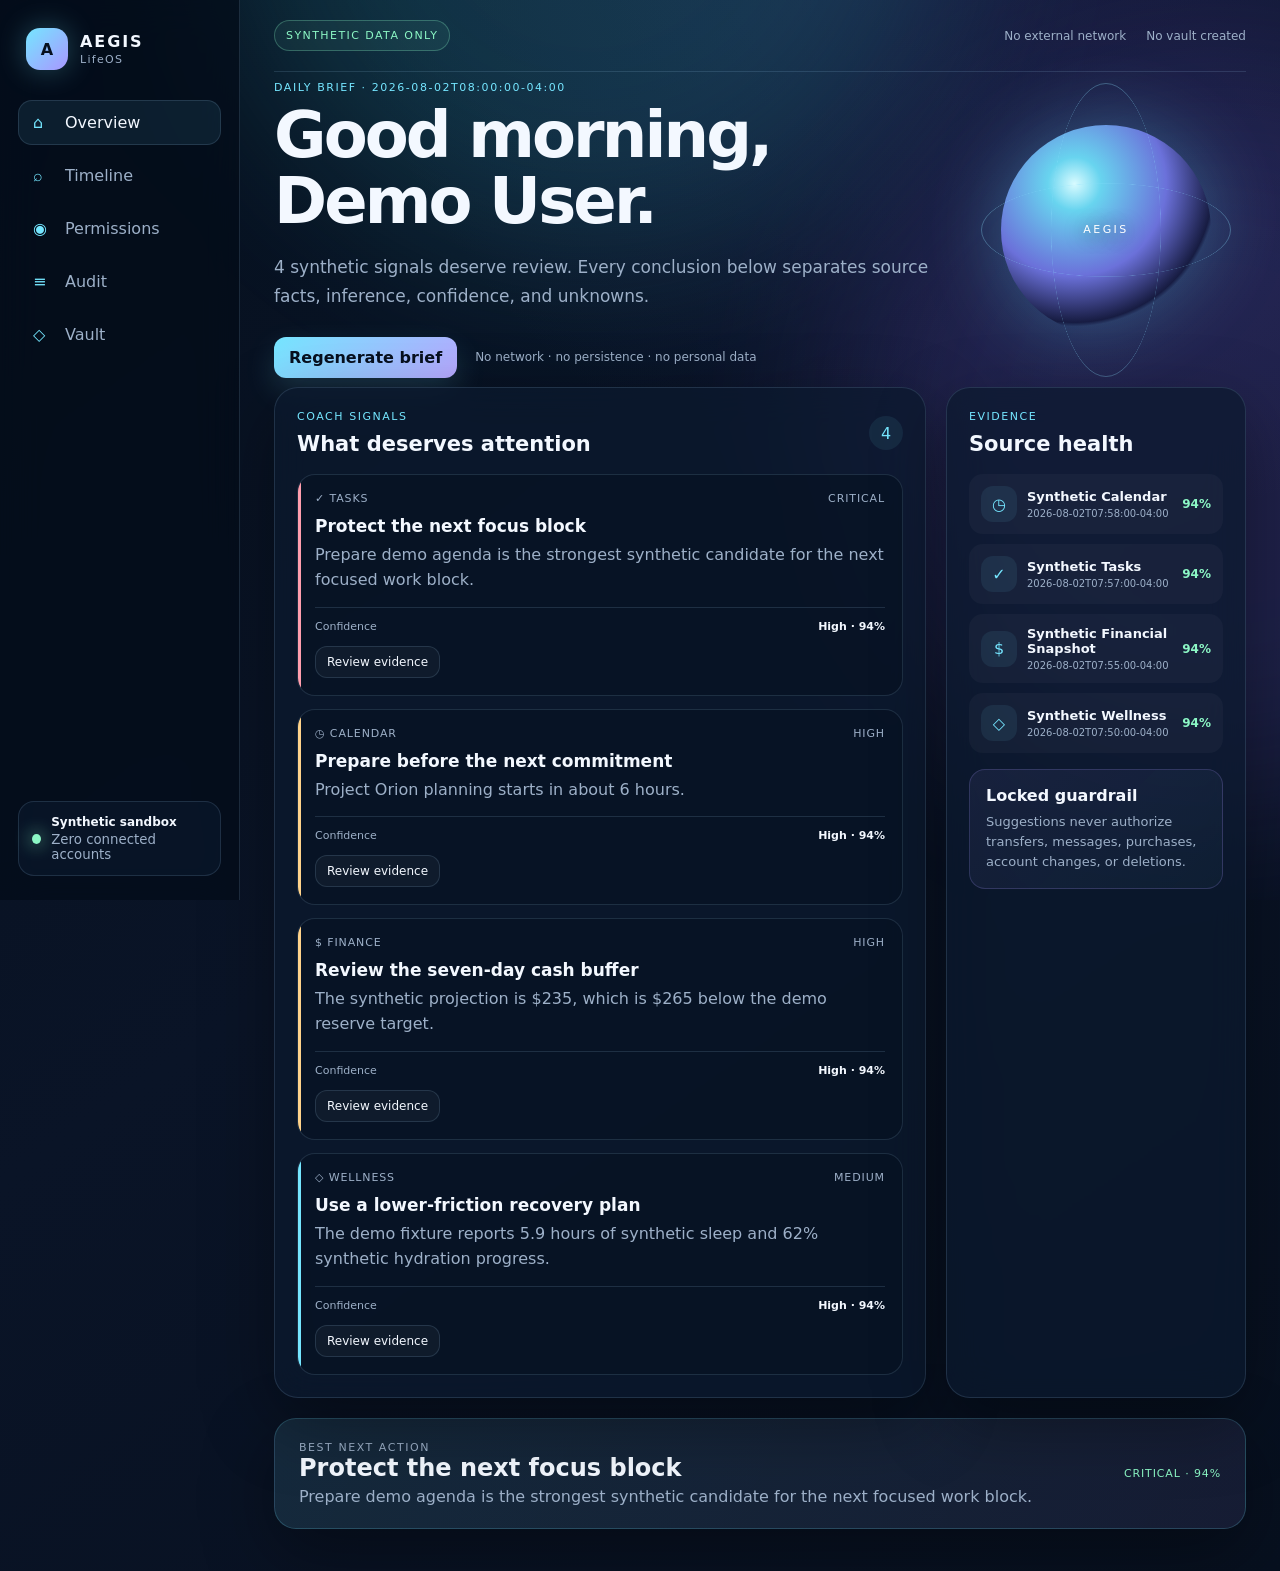
<file: src/aegis-synthetic-coach/index.html>
<!doctype html>
<html lang="en">
<head>
  <meta charset="utf-8">
  <meta name="viewport" content="width=device-width, initial-scale=1, viewport-fit=cover">
  <meta name="color-scheme" content="dark">
  <meta name="referrer" content="no-referrer">
  <meta http-equiv="Content-Security-Policy" content="default-src 'self'; script-src 'self'; style-src 'self'; img-src 'self' data:; connect-src 'none'; object-src 'none'; base-uri 'none'; form-action 'none'; worker-src 'self'; manifest-src 'self'">
  <title>AEGIS Synthetic Coach</title>
  <link rel="stylesheet" href="./styles.css">
  <link rel="stylesheet" href="./vault.css">
</head>
<body>
  <div class="aurora" aria-hidden="true"></div>
  <div class="app-shell">
    <aside class="sidebar">
      <div class="brand"><div class="brand-mark">A</div><div><strong>AEGIS</strong><span>LifeOS</span></div></div>
      <nav aria-label="Primary">
        <button class="nav-button active" data-view="overview"><span>⌂</span>Overview</button>
        <button class="nav-button" data-view="timeline"><span>⌕</span>Timeline</button>
        <button class="nav-button" data-view="permissions"><span>◉</span>Permissions</button>
        <button class="nav-button" data-view="audit"><span>≡</span>Audit</button>
        <button class="nav-button" data-view="vault"><span>◇</span>Vault</button>
      </nav>
      <div class="sidebar-footer"><span class="status-dot"></span><div><strong>Synthetic sandbox</strong><small>Zero connected accounts</small></div></div>
    </aside>

    <main>
      <div class="topbar">
        <div class="sandbox-badge">SYNTHETIC DATA ONLY</div>
        <div class="topbar-status"><span>No external network</span><span id="vault-status">Loading vault status</span></div>
      </div>
      <section id="overview-view" class="view"></section>
      <section id="timeline-view" class="view" hidden></section>
      <section id="permissions-view" class="view" hidden></section>
      <section id="audit-view" class="view" hidden></section>
      <section id="vault-view" class="view" hidden></section>
    </main>
  </div>
  <noscript>AEGIS Synthetic Coach requires JavaScript for the local demo.</noscript>
  <script type="module" src="./app.mjs"></script>
  <script type="module" src="./vault-ui.mjs"></script>
  <script type="module" src="./sw-status.mjs"></script>
</body>
</html>
</file>
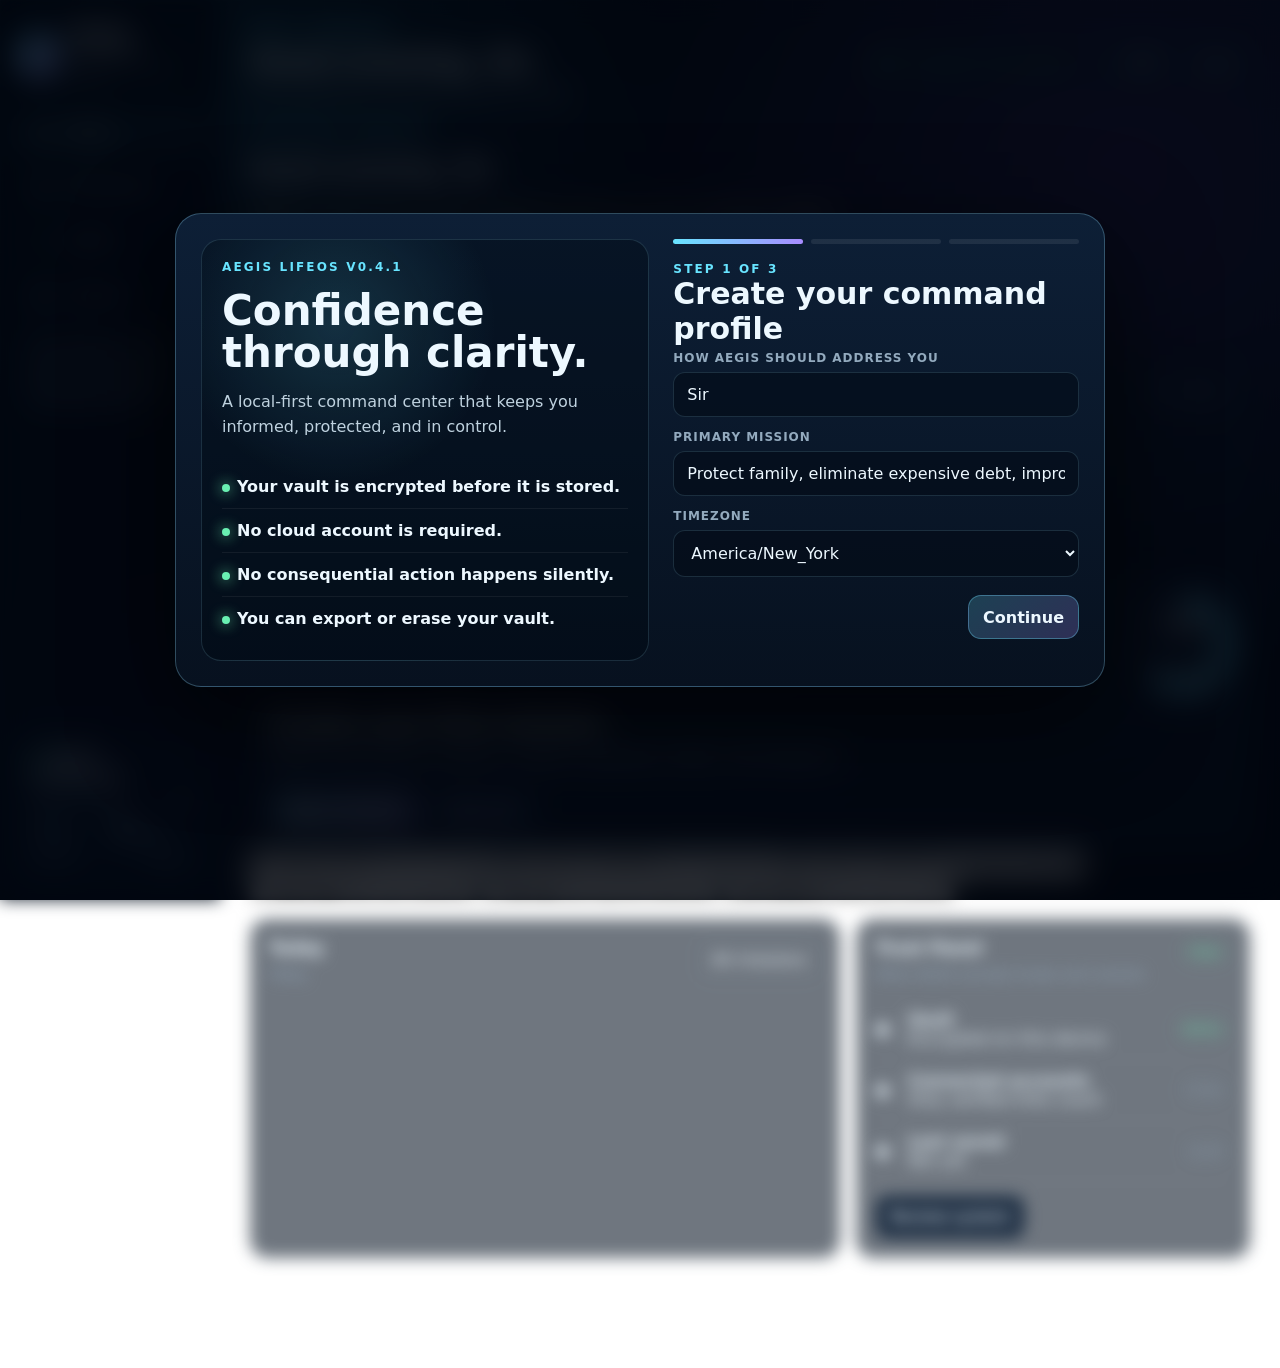
<file: src/lifeos-v0.4.1/index.html>
<!doctype html>
<html lang="en">
<head>
  <meta charset="utf-8" />
  <meta name="viewport" content="width=device-width, initial-scale=1, viewport-fit=cover" />
  <meta name="theme-color" content="#07111f" />
  <meta http-equiv="Content-Security-Policy" content="default-src 'self'; style-src 'self' 'unsafe-inline'; script-src 'self' 'sha256-5/kqsbt6h2e8+ZzBDWHWPL1oAUr6bANDL7XXH7jl76s='; img-src 'self' data: https:; connect-src 'self'; frame-src https://www.youtube.com https://www.youtube-nocookie.com; worker-src 'self'; manifest-src 'self'; object-src 'none'; base-uri 'none'; form-action 'self'" />
  <meta name="description" content="AEGIS LifeOS — a local-first personal command center." />
  <meta name="referrer" content="no-referrer" />
  <meta name="apple-mobile-web-app-capable" content="yes" />
  <meta name="apple-mobile-web-app-status-bar-style" content="black-translucent" />
  <meta name="apple-mobile-web-app-title" content="AEGIS" />
  <link rel="manifest" href="manifest.webmanifest" />
  <link rel="icon" href="icon.svg" type="image/svg+xml" />
  <title>AEGIS LifeOS v0.4.1</title>
  <style>
    :root{
      --bg:#040b16; --panel:rgba(10,23,41,.76); --panel2:rgba(8,19,35,.9);
      --line:rgba(152,225,255,.15); --line-strong:rgba(152,225,255,.28);
      --text:#edf8ff; --muted:#93aabe; --cyan:#68e4ff; --violet:#a88cff;
      --green:#69f0b2; --amber:#ffd27b; --red:#ff8a9e; --shadow:0 18px 70px rgba(0,0,0,.38);
      --radius:22px;
    }
    *{box-sizing:border-box}
    html,body{margin:0;min-height:100%;font-family:Inter,ui-sans-serif,system-ui,-apple-system,Segoe UI,Roboto,Arial;color:var(--text);background:
      radial-gradient(circle at 18% 12%,rgba(55,215,255,.16),transparent 34%),
      radial-gradient(circle at 88% 18%,rgba(154,92,255,.18),transparent 38%),
      radial-gradient(circle at 50% 120%,rgba(37,255,180,.08),transparent 35%),
      linear-gradient(160deg,#030812 0%,#081426 52%,#050a14 100%);background-attachment:fixed}
    body::before{content:"";position:fixed;inset:0;pointer-events:none;background-image:linear-gradient(rgba(255,255,255,.018) 1px,transparent 1px),linear-gradient(90deg,rgba(255,255,255,.018) 1px,transparent 1px);background-size:36px 36px;mask-image:linear-gradient(to bottom,black,transparent 85%)}
    button,input,select,textarea{font:inherit}
    button{cursor:pointer}
    .hidden{display:none!important}
    .shell{display:grid;grid-template-columns:270px 1fr;min-height:100vh}
    .sidebar{position:sticky;top:0;height:100vh;padding:26px 18px;border-right:1px solid var(--line);background:linear-gradient(180deg,rgba(4,13,25,.95),rgba(6,16,31,.84));backdrop-filter:blur(22px);z-index:3}
    .brand{display:flex;gap:12px;align-items:center;padding:4px 8px 26px}
    .brand-mark{width:42px;height:42px;border-radius:14px;display:grid;place-items:center;font-weight:900;letter-spacing:.08em;color:#06111e;background:linear-gradient(135deg,var(--cyan),var(--violet));box-shadow:0 0 30px rgba(104,228,255,.23)}
    .brand h1{font-size:17px;line-height:1;margin:0;letter-spacing:.12em}.brand p{margin:6px 0 0;color:var(--muted);font-size:12px}
    nav{display:grid;gap:7px}
    .nav-btn{width:100%;display:flex;align-items:center;gap:12px;padding:13px 14px;border:1px solid transparent;background:transparent;color:var(--muted);border-radius:14px;text-align:left}
    .nav-btn:hover,.nav-btn.active{color:var(--text);background:rgba(103,224,255,.08);border-color:var(--line)}
    .nav-icon{width:26px;text-align:center}
    .side-status{position:absolute;left:18px;right:18px;bottom:20px;padding:14px;border-radius:16px;border:1px solid var(--line);background:rgba(9,24,42,.72)}
    .status-line{display:flex;justify-content:space-between;gap:8px;font-size:12px;color:var(--muted);margin-top:8px}.dot{width:8px;height:8px;border-radius:50%;display:inline-block;background:var(--green);box-shadow:0 0 14px var(--green);margin-right:7px}
    main{padding:26px 28px 120px;max-width:1600px;width:100%;margin:0 auto}
    .topbar{display:flex;align-items:center;justify-content:space-between;gap:18px;margin-bottom:24px}
    .eyebrow{color:var(--cyan);font-size:12px;text-transform:uppercase;letter-spacing:.18em;font-weight:800}
    h2{font-size:30px;margin:7px 0 5px}.subtle{color:var(--muted);margin:0}
    .top-actions{display:flex;gap:10px;align-items:center}.pill{display:inline-flex;align-items:center;gap:8px;padding:9px 12px;border:1px solid var(--line);border-radius:999px;color:var(--muted);background:rgba(8,21,38,.65);font-size:13px}
    .icon-btn,.primary,.secondary,.danger,.ghost{border-radius:13px;border:1px solid var(--line);padding:11px 14px;color:var(--text);background:rgba(13,31,54,.78)}
    .primary{background:linear-gradient(135deg,rgba(104,228,255,.22),rgba(168,140,255,.24));border-color:rgba(111,224,255,.35);font-weight:800}.primary:hover{filter:brightness(1.12)}
    .secondary:hover,.icon-btn:hover,.ghost:hover{border-color:var(--line-strong);background:rgba(19,44,72,.88)}
    .danger{color:#ffdce4;border-color:rgba(255,138,158,.3);background:rgba(97,21,39,.38)}
    .ghost{background:transparent}
    .grid{display:grid;gap:18px}.grid.two{grid-template-columns:repeat(2,minmax(0,1fr))}.grid.three{grid-template-columns:repeat(3,minmax(0,1fr))}.grid.four{grid-template-columns:repeat(4,minmax(0,1fr))}
    .card{border:1px solid var(--line);background:linear-gradient(180deg,rgba(14,31,52,.78),rgba(8,20,36,.76));border-radius:var(--radius);padding:20px;box-shadow:var(--shadow);backdrop-filter:blur(18px);position:relative;overflow:hidden}
    .card::after{content:"";position:absolute;inset:auto -35% -70% 10%;height:120px;background:radial-gradient(circle,rgba(104,228,255,.08),transparent 67%);pointer-events:none}
    .card h3{margin:0 0 6px;font-size:17px}.card-head{display:flex;align-items:start;justify-content:space-between;gap:12px;margin-bottom:16px}.card small{color:var(--muted)}
    .metric{font-size:34px;font-weight:850;letter-spacing:-.04em}.metric-label{color:var(--muted);font-size:13px;margin-top:4px}.metric-row{display:flex;gap:12px;align-items:end;justify-content:space-between}
    .badge{display:inline-flex;align-items:center;gap:7px;border:1px solid var(--line);padding:6px 9px;border-radius:999px;font-size:12px;color:var(--muted)}.badge.good{color:var(--green);border-color:rgba(105,240,178,.25)}.badge.warn{color:var(--amber);border-color:rgba(255,210,123,.25)}.badge.bad{color:var(--red);border-color:rgba(255,138,158,.25)}
    .progress{height:9px;border-radius:999px;background:rgba(255,255,255,.06);overflow:hidden;margin-top:12px}.progress>span{display:block;height:100%;border-radius:inherit;background:linear-gradient(90deg,var(--cyan),var(--violet));box-shadow:0 0 18px rgba(104,228,255,.24)}
    .bna{grid-column:1/-1;border-color:rgba(104,228,255,.28);background:linear-gradient(105deg,rgba(26,57,82,.78),rgba(44,28,75,.74))}.bna-wrap{display:grid;grid-template-columns:1fr auto;gap:20px;align-items:center}.bna-title{font-size:24px;font-weight:850;margin:8px 0}.reason{color:#bfd2df;line-height:1.55}.score-ring{width:96px;height:96px;border-radius:50%;display:grid;place-items:center;background:radial-gradient(circle at center,#0b1a2b 55%,transparent 57%),conic-gradient(var(--cyan) var(--score,70%),rgba(255,255,255,.08) 0);font-weight:900;font-size:22px}.score-ring small{display:block;text-align:center;font-size:10px;font-weight:600;color:var(--muted)}
    .list{display:grid;gap:10px}.list-item{display:grid;grid-template-columns:auto 1fr auto;gap:12px;align-items:center;padding:12px;border:1px solid rgba(255,255,255,.055);border-radius:14px;background:rgba(3,12,24,.35)}.list-item .title{font-weight:700}.list-item .meta{font-size:12px;color:var(--muted);margin-top:4px}.check{width:22px;height:22px;border-radius:8px;border:1px solid var(--line-strong);background:transparent;color:var(--green)}
    .section{display:none}.section.active{display:block}
    .form-grid{display:grid;grid-template-columns:repeat(2,minmax(0,1fr));gap:14px}.field{display:grid;gap:7px}.field.full{grid-column:1/-1}.field label{font-size:12px;color:var(--muted);font-weight:700;text-transform:uppercase;letter-spacing:.08em}.field input,.field select,.field textarea{width:100%;color:var(--text);background:rgba(2,10,20,.55);border:1px solid var(--line);border-radius:12px;padding:12px 13px;outline:none}.field textarea{min-height:110px;resize:vertical}.field input:focus,.field select:focus,.field textarea:focus{border-color:rgba(104,228,255,.48);box-shadow:0 0 0 3px rgba(104,228,255,.08)}
    .toolbar{display:flex;gap:10px;flex-wrap:wrap;margin:0 0 16px}.toolbar .field{min-width:180px;flex:1}.right{margin-left:auto}
    table{width:100%;border-collapse:separate;border-spacing:0 8px}th{text-align:left;font-size:11px;color:var(--muted);text-transform:uppercase;letter-spacing:.1em;padding:0 12px}td{padding:13px 12px;background:rgba(5,15,27,.52);border-top:1px solid rgba(255,255,255,.05);border-bottom:1px solid rgba(255,255,255,.05)}td:first-child{border-left:1px solid rgba(255,255,255,.05);border-radius:12px 0 0 12px}td:last-child{border-right:1px solid rgba(255,255,255,.05);border-radius:0 12px 12px 0}
    .empty{padding:28px;text-align:center;color:var(--muted);border:1px dashed var(--line);border-radius:16px}
    .permission{display:flex;justify-content:space-between;gap:18px;align-items:center;padding:15px 0;border-bottom:1px solid rgba(255,255,255,.06)}.permission:last-child{border-bottom:0}.switch{width:48px;height:28px;border-radius:999px;background:rgba(255,255,255,.09);padding:3px;border:0;transition:.2s}.switch span{display:block;width:22px;height:22px;border-radius:50%;background:#8092a2;transition:.2s}.switch.on{background:rgba(105,240,178,.23)}.switch.on span{transform:translateX(20px);background:var(--green)}
    .trust-line{display:grid;grid-template-columns:22px 1fr auto;gap:10px;align-items:center;padding:11px 0;border-bottom:1px solid rgba(255,255,255,.055)}.trust-line:last-child{border-bottom:0}
    .integration{display:grid;grid-template-columns:auto 1fr auto;gap:14px;align-items:center;padding:15px;border:1px solid var(--line);border-radius:15px;background:rgba(3,12,22,.35)}.integration-logo{width:42px;height:42px;border-radius:13px;display:grid;place-items:center;background:rgba(104,228,255,.08);font-weight:900}
    .modal-backdrop{position:fixed;inset:0;background:rgba(0,5,12,.78);backdrop-filter:blur(14px);display:grid;place-items:center;padding:20px;z-index:20}.modal{width:min(720px,100%);max-height:90vh;overflow:auto;background:linear-gradient(180deg,#0d1f36,#07111f);border:1px solid var(--line-strong);border-radius:26px;padding:25px;box-shadow:0 30px 100px rgba(0,0,0,.65)}.modal h2{margin-top:0}.modal-actions{display:flex;justify-content:flex-end;gap:10px;margin-top:18px}
    .setup{width:min(930px,100%)}.setup-grid{display:grid;grid-template-columns:1.05fr .95fr;gap:24px}.setup-hero{padding:20px;border:1px solid var(--line);border-radius:20px;background:radial-gradient(circle at 30% 20%,rgba(104,228,255,.14),transparent 35%),rgba(1,9,18,.45)}.setup-hero h1{font-size:42px;margin:16px 0 10px;line-height:1}.principle{padding:12px 0;border-bottom:1px solid rgba(255,255,255,.06)}.principle:last-child{border:0}.step{display:none}.step.active{display:block}.step-indicator{display:flex;gap:8px;margin-bottom:18px}.step-indicator span{height:5px;flex:1;border-radius:999px;background:rgba(255,255,255,.08)}.step-indicator span.on{background:linear-gradient(90deg,var(--cyan),var(--violet))}
    .toast-wrap{position:fixed;right:22px;bottom:22px;display:grid;gap:10px;z-index:50}.toast{padding:13px 15px;border-radius:13px;border:1px solid var(--line-strong);background:#0e2036;box-shadow:var(--shadow);animation:in .2s ease}@keyframes in{from{transform:translateY(8px);opacity:0}}
    .mobile-nav{display:none}
    .kpi{padding:14px;border-radius:16px;background:rgba(3,12,24,.38);border:1px solid rgba(255,255,255,.055)}.kpi strong{font-size:22px;display:block;margin-top:4px}
    .callout{padding:14px 16px;border-radius:14px;border:1px solid rgba(255,210,123,.22);background:rgba(91,63,10,.16);color:#f2dfb4;line-height:1.5}
    .danger-zone{border-color:rgba(255,138,158,.22);background:linear-gradient(180deg,rgba(67,15,31,.26),rgba(31,8,17,.22))}
    .decision-output{line-height:1.65}.decision-output h4{color:var(--cyan);margin:18px 0 7px}.decision-output ul{margin:5px 0 0;padding-left:20px}.decision-output .verdict{font-size:27px;font-weight:900;margin:4px 0 12px}
    @media(max-width:1050px){.grid.four{grid-template-columns:repeat(2,1fr)}.grid.three{grid-template-columns:repeat(2,1fr)}}
    @media(max-width:820px){.shell{display:block}.sidebar{display:none}main{padding:18px 15px 110px}.topbar{align-items:flex-start}.top-actions .pill{display:none}.grid.two,.grid.three,.grid.four,.form-grid,.setup-grid{grid-template-columns:1fr}.bna-wrap{grid-template-columns:1fr}.score-ring{width:78px;height:78px}.mobile-nav{display:grid;grid-template-columns:repeat(5,1fr);position:fixed;left:10px;right:10px;bottom:10px;z-index:10;border:1px solid var(--line);background:rgba(5,16,29,.92);backdrop-filter:blur(18px);border-radius:18px;padding:7px;box-shadow:var(--shadow)}.mobile-nav button{border:0;background:transparent;color:var(--muted);padding:9px 2px;border-radius:12px;font-size:11px}.mobile-nav button.active{color:var(--text);background:rgba(104,228,255,.09)}.mobile-nav span{display:block;font-size:18px;margin-bottom:3px}.topbar h2{font-size:24px}.modal{padding:19px}.setup-hero h1{font-size:34px}table{display:block;overflow:auto}}

    /* v0.2 — simplified surface, deeper workspace */
    :root{--radius:18px;--shadow:0 14px 44px rgba(0,0,0,.28)}
    .shell{grid-template-columns:220px 1fr}.sidebar{padding:22px 14px}.brand{padding:3px 7px 22px}.brand h1{font-size:15px}.brand p{font-size:11px}
    main{padding:24px 30px 110px;max-width:1500px}.topbar{margin-bottom:20px}.topbar h2{font-size:28px}.card{padding:18px;box-shadow:var(--shadow)}
    .simple-nav-note{font-size:11px;color:var(--muted);padding:14px 12px 0;line-height:1.45}
    .command-hero{display:grid;grid-template-columns:minmax(0,1fr) auto;gap:26px;align-items:center;padding:28px;border:1px solid rgba(104,228,255,.25);border-radius:24px;background:linear-gradient(115deg,rgba(18,48,73,.83),rgba(35,25,67,.76));box-shadow:var(--shadow)}
    .command-hero .bna-title{font-size:30px;max-width:820px}.hero-actions{display:flex;gap:10px;flex-wrap:wrap;margin-top:18px}
    .status-strip{display:grid;grid-template-columns:repeat(4,minmax(0,1fr));gap:10px;margin:14px 0 18px}.status-tile{padding:14px 15px;border:1px solid var(--line);border-radius:15px;background:rgba(7,19,34,.63)}.status-tile strong{display:block;font-size:20px;margin-top:5px}.status-tile small{color:var(--muted)}
    .home-grid{display:grid;grid-template-columns:minmax(0,1.2fr) minmax(300px,.8fr);gap:16px}.quiet-card{box-shadow:none;background:rgba(8,20,36,.58)}
    .workspace-layout{display:grid;grid-template-columns:285px minmax(0,1fr);gap:16px;align-items:start}.dock-panel{position:sticky;top:18px}.app-dock{display:grid;gap:8px;margin-top:12px}.app-dock-item{display:grid;grid-template-columns:38px 1fr auto;gap:10px;align-items:center;padding:10px;border:1px solid rgba(255,255,255,.06);border-radius:13px;background:rgba(4,14,26,.45)}.app-dock-item:hover{border-color:var(--line-strong)}.app-icon{width:38px;height:38px;border-radius:11px;display:grid;place-items:center;background:linear-gradient(135deg,rgba(104,228,255,.15),rgba(168,140,255,.15));font-weight:900}.app-info strong{font-size:13px}.app-info small{display:block;margin-top:3px;color:var(--muted);font-size:11px}.app-toggle{width:36px;height:22px;border-radius:999px;border:0;padding:3px;background:rgba(255,255,255,.08)}.app-toggle span{display:block;width:16px;height:16px;border-radius:50%;background:#7f91a0;transition:.2s}.app-toggle.on{background:rgba(105,240,178,.22)}.app-toggle.on span{transform:translateX(14px);background:var(--green)}
    .workspace-toolbar{display:flex;gap:9px;flex-wrap:wrap;align-items:center;margin-bottom:12px}.workspace-toolbar .badge{margin-left:auto}.workspace-canvas{display:grid;grid-template-columns:repeat(2,minmax(0,1fr));gap:12px}.app-window{min-height:245px;border:1px solid var(--line);border-radius:17px;background:rgba(5,16,29,.67);overflow:hidden;box-shadow:0 10px 35px rgba(0,0,0,.22)}.window-bar{display:flex;align-items:center;justify-content:space-between;gap:10px;padding:10px 12px;border-bottom:1px solid rgba(255,255,255,.06);background:rgba(15,32,52,.76)}.window-title{display:flex;gap:9px;align-items:center;font-weight:750;font-size:13px}.window-actions{display:flex;gap:6px}.window-actions button{padding:6px 9px;border-radius:9px;font-size:11px}.window-body{min-height:200px;display:grid;place-items:center;padding:20px;text-align:center}.window-body iframe{width:100%;height:310px;border:0;background:#000}.window-body.has-frame{display:block;padding:0}.launch-card{max-width:430px}.launch-card .app-icon{margin:0 auto 12px;width:52px;height:52px}.launch-card h3{margin:0 0 6px}.launch-card p{color:var(--muted);line-height:1.45}.news-list{display:grid;gap:8px;width:100%;text-align:left}.news-item{display:block;padding:11px 12px;border:1px solid rgba(255,255,255,.06);border-radius:12px;background:rgba(4,14,26,.5);color:var(--text);text-decoration:none}.news-item:hover{border-color:var(--line-strong)}.news-item strong{display:block;font-size:13px;line-height:1.4}.news-item small{display:block;color:var(--muted);margin-top:5px}.news-status{margin-bottom:10px;color:var(--muted);font-size:12px;text-align:left}
    .module-grid{display:grid;grid-template-columns:repeat(3,minmax(0,1fr));gap:12px}.module-link{text-align:left;min-height:150px;border:1px solid var(--line);border-radius:17px;padding:18px;background:linear-gradient(160deg,rgba(12,29,49,.7),rgba(6,17,31,.62));color:var(--text)}.module-link:hover{border-color:var(--line-strong);transform:translateY(-1px)}.module-link span{font-size:24px}.module-link strong{display:block;margin:14px 0 5px;font-size:16px}.module-link small{color:var(--muted);line-height:1.45}
    .connection-card{display:grid;grid-template-columns:44px 1fr auto;gap:13px;align-items:center;padding:14px;border:1px solid var(--line);border-radius:15px;background:rgba(4,14,25,.42)}.connection-card+.connection-card{margin-top:9px}.connection-state{display:flex;gap:7px;flex-wrap:wrap;margin-top:6px}.connection-card button{white-space:nowrap}
    .clarity-banner{padding:13px 15px;border-radius:14px;border:1px solid rgba(104,228,255,.2);background:rgba(14,53,70,.2);color:#c9eaf3;line-height:1.5;margin-bottom:15px}.clarity-banner strong{color:var(--cyan)}
    .hud-button.on{border-color:rgba(105,240,178,.38);color:var(--green)}
    .assistant-panel{width:100%;text-align:left}.assistant-answer{min-height:96px;padding:14px;border:1px solid rgba(104,228,255,.15);border-radius:13px;background:rgba(7,25,42,.6);line-height:1.55;color:#d8edf5}.assistant-quick{display:flex;gap:7px;flex-wrap:wrap;margin:10px 0}.assistant-quick button{padding:7px 10px;font-size:11px}.assistant-form{display:grid;grid-template-columns:1fr auto;gap:8px}.assistant-form input{width:100%;color:var(--text);background:rgba(2,10,20,.55);border:1px solid var(--line);border-radius:11px;padding:10px 11px;outline:none}.hud-exit-float{display:none;position:fixed;top:12px;right:12px;z-index:80}.hud-mode .hud-exit-float{display:block}
    body.hud-mode .sidebar{display:none}body.hud-mode .shell{display:block}body.hud-mode main{max-width:1100px;padding:18px}body.hud-mode .topbar{display:none}body.hud-mode .section:not(#dashboard):not(#workspace){display:none!important}body.hud-mode #dashboard.active .home-grid,body.hud-mode #dashboard.active .status-strip{display:none}body.hud-mode .command-hero{min-height:46vh;padding:34px}body.hud-mode .command-hero .bna-title{font-size:42px}body.hud-mode .score-ring{width:120px;height:120px;font-size:28px}body.hud-mode #workspace.active .dock-panel{display:none}body.hud-mode #workspace.active .workspace-layout{display:block}body.hud-mode .workspace-canvas{grid-template-columns:1fr}body.hud-mode .app-window{min-height:320px}body.hud-mode .window-body{min-height:270px}body.hud-mode .mobile-nav{display:none!important}
    @media(max-width:1100px){.workspace-layout{grid-template-columns:240px 1fr}.workspace-canvas{grid-template-columns:1fr}.module-grid{grid-template-columns:repeat(2,1fr)}}
    @media(max-width:820px){.status-strip{grid-template-columns:repeat(2,1fr)}.home-grid,.workspace-layout{grid-template-columns:1fr}.dock-panel{position:static}.module-grid{grid-template-columns:1fr}.command-hero{grid-template-columns:1fr;padding:22px}.command-hero .bna-title{font-size:25px}.workspace-canvas{grid-template-columns:1fr}.window-body iframe{height:240px}.connection-card{grid-template-columns:40px 1fr}.connection-card>button{grid-column:1/-1}.mobile-nav{grid-template-columns:repeat(4,1fr)}}
  
    .wake-hero{display:grid;grid-template-columns:1.2fr .8fr;gap:18px;align-items:stretch}.vitals-grid{display:grid;grid-template-columns:repeat(4,minmax(0,1fr));gap:12px}.vital-card{padding:16px;border:1px solid var(--line);border-radius:18px;background:rgba(8,18,34,.58)}.vital-card small{display:block;color:var(--muted);margin-bottom:8px}.vital-card strong{font-size:1.8rem;display:block}.vital-card em{font-size:.78rem;color:var(--muted);font-style:normal}.sleep-ring{width:148px;height:148px;border-radius:50%;display:grid;place-items:center;background:conic-gradient(var(--cyan) var(--sleep),rgba(255,255,255,.08) 0);position:relative;margin:auto}.sleep-ring:after{content:"";position:absolute;inset:12px;border-radius:50%;background:#0b1628}.sleep-ring span{position:relative;z-index:1;font-size:2.2rem;font-weight:800}.sleep-ring small{display:block;font-size:.7rem;color:var(--muted);font-weight:500}.source-banner{padding:12px 14px;border-radius:14px;border:1px solid var(--line);background:rgba(255,255,255,.03);font-size:.88rem}.dream-card{white-space:pre-wrap;line-height:1.55}.interpretation{padding:16px;border-radius:16px;background:rgba(78,216,255,.06);border:1px solid rgba(78,216,255,.2)}.health-status{display:flex;gap:8px;flex-wrap:wrap;align-items:center}.metric-note{font-size:.78rem;color:var(--muted);margin-top:4px}.recording{animation:pulse 1.2s infinite}@keyframes pulse{50%{opacity:.5}}@media(max-width:900px){.wake-hero{grid-template-columns:1fr}.vitals-grid{grid-template-columns:repeat(2,minmax(0,1fr))}}@media(max-width:540px){.vitals-grid{grid-template-columns:1fr 1fr}.vital-card strong{font-size:1.45rem}}


    /* v0.4.1 — mobile and security hardening */
    html{overflow-x:hidden;-webkit-text-size-adjust:100%}
    body{min-width:0;overscroll-behavior-y:none}
    main,.shell,.section,.card{min-width:0}
    button,.switch,[role="button"]{touch-action:manipulation;-webkit-tap-highlight-color:transparent}
    .icon-btn,.primary,.secondary,.danger,.ghost{min-height:44px}
    .storage-warning{position:fixed;left:50%;top:max(12px,env(safe-area-inset-top));transform:translateX(-50%);z-index:120;width:min(760px,calc(100% - 24px));padding:13px 16px;border:1px solid rgba(255,138,158,.45);border-radius:14px;background:rgba(72,14,29,.96);color:#ffe6ec;box-shadow:0 18px 60px rgba(0,0,0,.55);line-height:1.45}
    .storage-warning[hidden]{display:none}
    .local-status-grid{display:grid;grid-template-columns:repeat(3,minmax(0,1fr));gap:10px;margin:16px 0}
    .local-status-item{padding:12px;border:1px solid var(--line);border-radius:13px;background:rgba(3,12,22,.38)}
    .local-status-item span{display:block;color:var(--muted);font-size:11px;text-transform:uppercase;letter-spacing:.08em;margin-bottom:5px}
    .local-status-item strong{font-size:13px}
    .pill.bad{color:var(--red);border-color:rgba(255,138,158,.35)}
    .pill.good{color:var(--green);border-color:rgba(105,240,178,.3)}
    @media(max-width:820px){
      body{padding-top:env(safe-area-inset-top)}
      main{padding:18px max(15px,env(safe-area-inset-right)) calc(116px + env(safe-area-inset-bottom)) max(15px,env(safe-area-inset-left))}
      .topbar{display:grid;grid-template-columns:1fr;gap:14px}
      .top-actions{width:100%;justify-content:stretch;flex-wrap:wrap}
      .top-actions .pill{display:inline-flex;order:3;width:100%;justify-content:center}
      .top-actions .icon-btn{flex:1}
      .mobile-nav{grid-template-columns:repeat(4,1fr);left:max(10px,env(safe-area-inset-left));right:max(10px,env(safe-area-inset-right));bottom:max(10px,env(safe-area-inset-bottom));padding-bottom:calc(7px + env(safe-area-inset-bottom))}
      .mobile-nav button{min-height:54px;padding:8px 3px}
      .modal-backdrop{padding:max(12px,env(safe-area-inset-top)) max(12px,env(safe-area-inset-right)) max(12px,env(safe-area-inset-bottom)) max(12px,env(safe-area-inset-left));align-items:start}
      .modal{max-height:calc(100dvh - max(24px,env(safe-area-inset-top) + env(safe-area-inset-bottom)));border-radius:20px;padding:18px;margin:auto}
      .modal-actions{flex-wrap:wrap}.modal-actions>*{flex:1;min-width:120px}
      .field input,.field select,.field textarea,.assistant-form input{font-size:16px}
      .permission{align-items:flex-start}.permission>div{min-width:0}.switch{flex:0 0 48px}
      .connection-card{grid-template-columns:40px minmax(0,1fr)}
      .connection-card>button{grid-column:1/-1;width:100%}
      .local-status-grid{grid-template-columns:1fr}
      .toolbar>*{max-width:100%}
      table{max-width:100%;-webkit-overflow-scrolling:touch}
    }
    @media(max-width:540px){
      .status-strip,.vitals-grid{grid-template-columns:1fr 1fr}
      .toolbar{display:grid;grid-template-columns:1fr}.toolbar .field,.toolbar button,.toolbar label{width:100%;min-width:0}
      .card{padding:16px}.command-hero{padding:18px}.setup-hero{padding:16px}.setup-hero h1{font-size:30px}
      .topbar h2{font-size:23px}.morning-copy h1{font-size:30px}
    }

</style>
</head>
<body>
<div id="storageWarning" class="storage-warning" role="alert" aria-live="assertive" hidden>
  Browser storage is unavailable. AEGIS will not create or overwrite a vault because the data could disappear. Leave this page open, disable private browsing or storage blocking, then reload.
</div>
<div id="setupOverlay" class="modal-backdrop hidden" aria-modal="true">
  <div class="modal setup">
    <div class="setup-grid">
      <div class="setup-hero">
        <div class="eyebrow">AEGIS LifeOS v0.4.1</div>
        <h1>Confidence<br/>through clarity.</h1>
        <p class="reason">A local-first command center that keeps you informed, protected, and in control.</p>
        <div style="margin-top:25px">
          <div class="principle"><span class="dot"></span><strong>Your vault is encrypted before it is stored.</strong></div>
          <div class="principle"><span class="dot"></span><strong>No cloud account is required.</strong></div>
          <div class="principle"><span class="dot"></span><strong>No consequential action happens silently.</strong></div>
          <div class="principle"><span class="dot"></span><strong>You can export or erase your vault.</strong></div>
        </div>
      </div>
      <div>
        <div class="step-indicator"><span class="on"></span><span></span><span></span></div>
        <form id="setupForm">
          <div class="step active" data-step="1">
            <div class="eyebrow">Step 1 of 3</div><h2>Create your command profile</h2>
            <div class="field"><label>How AEGIS should address you</label><input id="setupName" value="Sir" required /></div>
            <div class="field" style="margin-top:13px"><label>Primary mission</label><input id="setupMission" value="Protect family, eliminate expensive debt, improve health, and build freedom." required /></div>
            <div class="field" style="margin-top:13px"><label>Timezone</label><select id="setupTimezone"><option value="America/New_York">America/New_York</option><option value="America/Chicago">America/Chicago</option><option value="America/Denver">America/Denver</option><option value="America/Los_Angeles">America/Los_Angeles</option></select></div>
          </div>
          <div class="step" data-step="2">
            <div class="eyebrow">Step 2 of 3</div><h2>Set your operating rhythm</h2>
            <div class="form-grid">
              <div class="field"><label>Work shift starts</label><input id="setupShiftStart" type="time" value="20:00" /></div>
              <div class="field"><label>Work shift ends</label><input id="setupShiftEnd" type="time" value="06:40" /></div>
              <div class="field"><label>Typical energy</label><select id="setupEnergy"><option value="low">Low</option><option value="medium" selected>Medium</option><option value="high">High</option></select></div>
              <div class="field"><label>Decision guardrail</label><select id="setupGuardrail"><option value="fatigue">Slow major choices when fatigued</option><option value="always">Always require a cooling-off review</option><option value="manual">Only when requested</option></select></div>
            </div>
          </div>
          <div class="step" data-step="3">
            <div class="eyebrow">Step 3 of 3</div><h2>Protect the vault</h2>
            <div class="callout">Your passphrase is never stored. If you lose it, this prototype cannot recover your encrypted vault.</div>
            <div class="field" style="margin-top:15px"><label>Passphrase</label><input id="setupPass" type="password" minlength="12" autocomplete="new-password" required placeholder="At least 12 characters" /></div>
            <div class="field" style="margin-top:13px"><label>Confirm passphrase</label><input id="setupPass2" type="password" minlength="12" autocomplete="new-password" required /></div>
          </div>
          <div class="modal-actions"><button id="setupBack" type="button" class="ghost hidden">Back</button><button id="setupNext" type="button" class="primary">Continue</button><button id="setupCreate" type="submit" class="primary hidden">Create encrypted vault</button></div>
        </form>
      </div>
    </div>
  </div>
</div>

<div id="lockOverlay" class="modal-backdrop hidden" aria-modal="true">
  <div class="modal" style="width:min(460px,100%)">
    <div class="brand" style="padding:0 0 18px"><div class="brand-mark">A</div><div><h1>AEGIS LIFEOS</h1><p>Encrypted command vault</p></div></div>
    <h2>Welcome back</h2><p class="subtle">Enter your passphrase to unlock this device.</p>
    <form id="unlockForm" style="margin-top:18px"><div class="field"><label>Passphrase</label><input id="unlockPass" type="password" autocomplete="current-password" required autofocus /></div><div class="modal-actions"><button class="primary" type="submit">Unlock AEGIS</button></div></form>
    <p id="unlockError" class="subtle" style="color:var(--red)"></p>
  </div>
</div>

<div class="shell" id="appShell">
  <aside class="sidebar">
    <div class="brand"><div class="brand-mark">A</div><div><h1>AEGIS LIFEOS</h1><p>Personal command system</p></div></div>
    <nav id="nav">
      <button class="nav-btn active" data-section="dashboard"><span class="nav-icon">◈</span>Home</button>
      <button class="nav-btn" data-section="workspace"><span class="nav-icon">▦</span>Workspace</button>
      <button class="nav-btn" data-section="aegis"><span class="nav-icon">✦</span>AEGIS</button>
      <button class="nav-btn" data-section="security"><span class="nav-icon">▣</span>System</button>
    </nav>
    <div class="simple-nav-note">Four clear places on the surface. Missions, memory, decisions, performance, relationships, and projects remain behind AEGIS.</div>
    <div class="side-status"><div><span class="dot"></span><strong>Vault protected</strong></div><div class="status-line"><span>Accounts linked</span><strong id="sideConnectedCount">0</strong></div><div class="status-line"><span>Data location</span><strong id="sideDataLocation">This browser</strong></div><div class="status-line"><span>Version</span><strong>0.4.1</strong></div></div>
  </aside>

  <main>
    <header class="topbar"><div><div id="sectionEyebrow" class="eyebrow">Daily Command</div><h2 id="sectionTitle">Good evening, Sir.</h2><p id="sectionSubtitle" class="subtle">Your protected command view for today.</p></div><div class="top-actions"><div id="storageStatusPill" class="pill"><span class="dot"></span><span id="storageStatusText">Checking local storage</span></div><button id="quickAdd" class="icon-btn">＋ Add</button><button id="lockBtn" class="icon-btn">Lock</button></div></header>

    <section id="dashboard" class="section active">
      <div class="morning-shell">
        <div class="morning-copy">
          <div class="eyebrow">3-second command</div>
          <h1 id="morningGreeting">Good evening, Sir.</h1>
          <p id="morningVerdict" class="morning-verdict">AEGIS is ready. Add a health reading to build your first complete briefing.</p>
          <div class="morning-actions"><button id="beginDayBtn" class="primary begin-day">Begin My Day</button><button class="secondary" data-open-section="wake">Record sleep or dream</button></div>
        </div>
        <div class="vital-orbit" aria-label="Current wellbeing summary">
          <div><small>READINESS</small><strong id="heroReadiness">71</strong><span>/100</span></div>
        </div>
      </div>

      <div class="three-answers">
        <article class="answer-card"><small>HOW AM I?</small><strong id="answerHow">Stable</strong><span id="answerHowDetail">Readiness 71%</span></article>
        <article class="answer-card"><small>WHAT MATTERS?</small><strong id="answerWhat">Create your first mission</strong><span id="answerWhatDetail">No ranked action yet</span></article>
        <article class="answer-card"><small>AM I OKAY?</small><strong id="answerOkay">No alert detected</strong><span id="answerOkayDetail">Based only on available data</span></article>
      </div>

      <div class="daily-brief-grid">
        <article class="card wake-card"><div class="card-head"><div><h3>Body</h3><small>Measured, imported, or manual—always labeled</small></div><span id="homeHealthSource" class="badge">No reading</span></div><div class="mini-vitals"><div><span>Sleep</span><strong id="homeSleep">—</strong></div><div><span>Heart rate</span><strong id="homeHeart">—</strong></div><div><span>Stress</span><strong id="homeStress">—</strong></div><div><span>HRV</span><strong id="homeHrv">—</strong></div></div><button class="ghost full-button" data-open-section="wake">Open Wake Briefing</button></article>
        <article class="card"><div class="card-head"><div><h3>Best Next Action</h3><small>Transparent priority—not a hidden command</small></div><div id="bnaScore" class="score-ring compact-ring" style="--score:62%">62<small>priority</small></div></div><div id="bnaTitle" class="bna-title">Create your first mission</div><div id="bnaReason" class="reason">AEGIS ranks work by urgency, impact, protection, effort, and energy fit.</div><div class="hero-actions"><button id="doBna" class="primary">Open mission</button><button id="whyBna" class="secondary">Why this?</button></div></article>
      </div>

      <div class="pillar-strip">
        <button data-open-section="memory"><span>01</span><strong>Know You</strong><small>Memory and values</small></button>
        <button data-open-section="wake"><span>02</span><strong>Know Health</strong><small>Sleep and recovery</small></button>
        <button data-open-section="workspace"><span>03</span><strong>Know World</strong><small>Apps, news, schedule</small></button>
        <button data-open-section="decisions"><span>04</span><strong>Decide</strong><small>Risks and tradeoffs</small></button>
        <button data-open-section="aegis"><span>05</span><strong>Grow</strong><small>Learning and reflection</small></button>
        <button data-open-section="security"><span>06</span><strong>Protect</strong><small>Privacy and control</small></button>
      </div>

      <div class="home-grid" style="margin-top:18px">
        <article class="card quiet-card"><div class="card-head"><div><h3>Today</h3><small id="todayLabel">Today</small></div><button class="ghost" data-open-section="tasks">All missions</button></div><div id="todayTasks" class="list"></div></article>
        <article class="card quiet-card"><div class="card-head"><div><h3>Trust Panel</h3><small>What AEGIS actually knows and controls</small></div><span class="badge good">Clear</span></div><div class="trust-line"><span>●</span><div><strong>Vault</strong><div class="meta">Encrypted on this device</div></div><span class="badge good">Active</span></div><div class="trust-line"><span>●</span><div><strong>Connected accounts</strong><div class="meta">Only verified links count</div></div><span id="homeConnectionBadge" class="badge">0 live</span></div><div class="trust-line"><span>●</span><div><strong>Last saved</strong><div class="meta" id="lastSavedText">Not yet</div></div><span class="badge">Local</span></div><button class="secondary" data-open-section="security" style="margin-top:13px">Review system</button></article>
      </div>

      <div class="hidden-metrics" aria-hidden="true"><span id="readinessMetric"></span><span id="readinessBar"></span><span id="readinessBadge"></span><span id="criticalMetric"></span><span id="completionMetric"></span><span id="completionBar"></span><span id="homeConnectionCount"></span><span id="shiftInsight"></span><span id="curiosityPrompt"></span></div>
    </section>

    <section id="workspace" class="section">
      <div class="clarity-banner"><strong>Launch is not connection.</strong> Opening YouTube, social media, or news uses the official site. AEGIS cannot read those accounts unless a separate verified connection is built and authorized.</div>
      <div class="workspace-layout">
        <aside class="card dock-panel"><div class="card-head"><div><h3>Your app dock</h3><small>Select what appears together</small></div><span id="dockSelectedCount" class="badge">0 selected</span></div><div class="toolbar"><button id="addWorkspaceApp" class="secondary">＋ Add</button><button id="resetWorkspaceApps" class="ghost">Reset</button></div><div id="workspaceDock" class="app-dock"></div></aside>
        <div><div class="workspace-toolbar"><button id="launchDesk" class="primary">Open selected sites</button><button id="refreshNews" class="secondary">Refresh headlines</button><button id="hudToggle" class="secondary hud-button">Glance mode</button><span id="activeAppCount" class="badge">0 windows</span></div><div id="workspaceCanvas" class="workspace-canvas"></div></div>
      </div>
    </section>

    <section id="aegis" class="section">
      <div class="clarity-banner"><strong>Simple surface, full system underneath.</strong> Choose the part of AEGIS you need; the detailed tools stay out of the way until opened.</div>
      <div class="module-grid">
        <button class="module-link" data-open-section="tasks"><span>✓</span><strong>Missions</strong><small>Rank work, commitments, and the safest next action.</small></button>
        <button class="module-link" data-open-section="memory"><span>⬡</span><strong>Memory Vault</strong><small>Private facts, preferences, sources, confidence, and history.</small></button>
        <button class="module-link" data-open-section="decisions"><span>⚖</span><strong>Decision Council</strong><small>Immediate reward, long-term cost, fatigue, family, and reversibility.</small></button>
        <button class="module-link" data-open-section="wake"><span>☼</span><strong>Wake Briefing</strong><small>Sleep score, vitals, recovery, stress, and private dream journal.</small></button><button class="module-link" data-open-section="performance"><span>⌁</span><strong>Performance</strong><small>Night-shift-aware readiness, sleep, stress, pain, and energy.</small></button>
        <button class="module-link" data-open-section="relationships"><span>♡</span><strong>Relationships</strong><small>Commitments, consent, scheduling, fairness, and stability.</small></button>
        <button class="module-link" data-open-section="projects"><span>◇</span><strong>Projects</strong><small>Preserve baselines, expose risks, and move work to completion.</small></button>
      </div>
    </section>

    <section id="tasks" class="section"><div class="toolbar"><button id="addTaskBtn" class="primary">＋ New mission</button><div class="field"><select id="taskFilter"><option value="open">Open missions</option><option value="all">All missions</option><option value="done">Completed</option></select></div></div><div class="card"><div class="card-head"><div><h3>Mission Queue</h3><small>Ranked by protection, urgency, impact, and energy fit</small></div></div><div id="taskTableWrap"></div></div></section>

    <section id="memory" class="section"><div class="toolbar"><button id="addMemoryBtn" class="primary">＋ Add memory</button><div class="field"><input id="memorySearch" placeholder="Search your private vault" /></div><div class="field"><select id="memoryCategoryFilter"><option value="all">All categories</option><option>Identity</option><option>Goals</option><option>Relationships</option><option>Health</option><option>Finances</option><option>Attraction</option><option>Learning</option><option>Projects</option><option>Lessons</option></select></div></div><div class="card"><div class="card-head"><div><h3>Memory Vault</h3><small>Each memory records confidence, source, importance, and confirmation date</small></div><span id="memoryCount" class="badge">0 memories</span></div><div id="memoryTableWrap"></div></div></section>

    <section id="decisions" class="section"><div class="grid two"><article class="card"><div class="card-head"><div><h3>Decision Council</h3><small>Stress-test a meaningful choice</small></div></div><form id="decisionForm" class="form-grid"><div class="field full"><label>Decision</label><input id="decisionTitle" required placeholder="Example: Should I buy this today?" /></div><div class="field"><label>Immediate reward (0–10)</label><input id="decisionReward" type="number" min="0" max="10" value="6" /></div><div class="field"><label>Long-term cost (0–10)</label><input id="decisionCost" type="number" min="0" max="10" value="5" /></div><div class="field"><label>Reversibility (0–10)</label><input id="decisionReverse" type="number" min="0" max="10" value="5" /></div><div class="field"><label>Fatigue level (0–10)</label><input id="decisionFatigue" type="number" min="0" max="10" value="5" /></div><div class="field"><label>Family effect (-5 to +5)</label><input id="decisionFamily" type="number" min="-5" max="5" value="0" /></div><div class="field"><label>Financial effect (-5 to +5)</label><input id="decisionFinance" type="number" min="-5" max="5" value="0" /></div><div class="field full"><label>Known facts</label><textarea id="decisionFacts" placeholder="Use facts you can verify. Separate assumptions when possible."></textarea></div><div class="field full"><label>Assumptions / unknowns</label><textarea id="decisionUnknowns" placeholder="What are you guessing or still missing?"></textarea></div><div class="field full"><button class="primary" type="submit">Run Council Review</button></div></form></article><article class="card"><div class="card-head"><div><h3>Council Output</h3><small>Engineer • Scientist • Investor • Father • Explorer • Skeptic</small></div></div><div id="decisionOutput" class="decision-output"><div class="empty">Enter a decision to produce a transparent review. AEGIS will not pretend uncertainty is certainty.</div></div></article></div></section>

    <section id="wake" class="section">
      <div class="clarity-banner"><strong>Measured data stays labeled.</strong> AEGIS separates wearable readings, manual entries, and estimates. A browser toggle cannot read Apple Health or a watch; a native HealthKit, Health Connect, Garmin, Oura, or Fitbit connection is required.</div>
      <div class="wake-hero">
        <article class="card"><div class="card-head"><div><div class="eyebrow">Wake Briefing</div><h3 id="wakeGreeting">Your body report</h3><small id="wakeTimestamp">No health reading saved yet</small></div><div class="health-status"><span id="healthSourceBadge" class="badge">Manual</span><span id="healthFreshnessBadge" class="badge warn">No current data</span></div></div>
          <div class="vitals-grid" style="margin-top:16px">
            <div class="vital-card"><small>Current heart rate</small><strong id="wakeHeartRate">—</strong><em id="wakeHeartRateSource">No reading</em></div>
            <div class="vital-card"><small>Resting heart rate</small><strong id="wakeRestingHeartRate">—</strong><em>Trend, not diagnosis</em></div>
            <div class="vital-card"><small>Stress / recovery load</small><strong id="wakeStress">—</strong><em id="wakeStressSource">Device or self-report</em></div>
            <div class="vital-card"><small>HRV</small><strong id="wakeHrv">—</strong><em>Compare with your own baseline</em></div>
          </div>
          <p id="wakeAdvice" class="reason" style="margin-top:16px">Add a reading to generate a night-shift-aware recovery recommendation.</p>
          <div class="hero-actions"><button id="addHealthReading" class="primary">Add health reading</button><button id="healthDeviceSetup" class="secondary">Connect a wearable</button><label class="secondary" style="cursor:pointer">Import JSON<input id="healthImport" type="file" accept="application/json,.json" hidden></label></div>
        </article>
        <article class="card"><div class="sleep-ring" id="sleepRing" style="--sleep:0%"><span id="sleepScore">—<small>sleep score</small></span></div><div style="text-align:center;margin-top:14px"><strong id="sleepDuration">No sleep session</strong><div id="sleepDetails" class="meta">Duration, efficiency, interruptions, HRV, and resting HR contribute.</div></div><div class="source-banner" style="margin-top:16px"><strong>Transparent score:</strong> <span id="sleepFormulaText">No score calculated.</span></div></article>
      </div>
      <div class="grid two" style="margin-top:18px">
        <article class="card"><div class="card-head"><div><h3>Dream Vault</h3><small>Private journal stored inside your encrypted AEGIS vault</small></div><button id="recordDream" class="secondary">🎙 Speak</button></div><div class="field" style="margin-top:14px"><label>Tell AEGIS what you remember</label><textarea id="dreamText" rows="7" placeholder="Where were you? Who was there? What happened? How did you feel when you woke up?"></textarea></div><div class="form-grid"><div class="field"><label>Dominant feeling</label><select id="dreamFeeling"><option>Curious</option><option>Anxious</option><option>Excited</option><option>Sad</option><option>Angry</option><option>Safe</option><option>Confused</option><option>Desire</option><option>Neutral</option></select></div><div class="field"><label>Intensity (1–10)</label><input id="dreamIntensity" type="number" min="1" max="10" value="6"></div></div><div class="hero-actions"><button id="interpretDream" class="primary">Save and interpret</button><button id="clearDreamDraft" class="ghost">Clear</button></div><p class="meta">Interpretations are reflective hypotheses based on your words and emotions—not prophecy, diagnosis, or proof of hidden meaning.</p></article>
        <article class="card"><div class="card-head"><div><h3>Latest reflection</h3><small>Patterns, possible meanings, and questions to consider</small></div><span class="badge">Hypothesis</span></div><div id="dreamInterpretation" class="interpretation" style="margin-top:14px">Tell AEGIS a dream to create a grounded interpretation.</div></article>
      </div>
      <div class="card" style="margin-top:18px"><div class="card-head"><div><h3>Recent mornings</h3><small>Wearable and manual readings remain visibly distinguished</small></div></div><div id="healthHistory"></div></div>
      <div class="card" style="margin-top:18px"><div class="card-head"><div><h3>Dream history</h3><small>Encrypted locally; delete any entry at any time</small></div></div><div id="dreamHistory"></div></div>
    </section>

    <section id="performance" class="section"><div class="grid three"><article class="card"><h3>Readiness check</h3><div class="form-grid" style="margin-top:14px"><div class="field"><label>Energy (1–10)</label><input id="energyInput" type="number" min="1" max="10" value="7" /></div><div class="field"><label>Sleep hours</label><input id="sleepInput" type="number" min="0" max="16" step=".25" value="6.5" /></div><div class="field"><label>Stress (1–10)</label><input id="stressInput" type="number" min="1" max="10" value="5" /></div><div class="field"><label>Pain (0–10)</label><input id="painInput" type="number" min="0" max="10" value="1" /></div><div class="field full"><button id="saveReadiness" class="primary">Update readiness</button></div></div></article><article class="card"><h3>Night-shift guardrail</h3><p id="performanceAdvice" class="reason">AEGIS will adapt recommendations around your shift, sleep, and fatigue rather than treating daytime schedules as universal.</p></article><article class="card"><h3>Health boundary</h3><p class="reason">This module tracks your own entries. It does not diagnose conditions or fabricate medical conclusions.</p><span class="badge good">Evidence-first</span></article></div><div class="card" style="margin-top:18px"><div class="card-head"><div><h3>Readiness history</h3><small>Recent self-reported entries</small></div></div><div id="readinessHistory"></div></div></section>

    <section id="relationships" class="section"><div class="toolbar"><button id="addRelationshipBtn" class="primary">＋ Add person</button></div><div class="grid two"><article class="card"><div class="card-head"><div><h3>Relationship Map</h3><small>Consent, fairness, stability, scheduling, and child wellbeing</small></div></div><div id="relationshipList"></div></article><article class="card"><h3>Relationship guardrails</h3><div class="trust-line"><span>●</span><div><strong>No exclusivity assumptions</strong><div class="meta">AEGIS models the actual relationship structure you define.</div></div><span class="badge good">Locked</span></div><div class="trust-line"><span>●</span><div><strong>Private by default</strong><div class="meta">Sensitive notes remain inside the encrypted vault.</div></div><span class="badge good">Local</span></div><div class="trust-line"><span>●</span><div><strong>People are not scores</strong><div class="meta">Use organization and reflection without reducing human worth to a ranking.</div></div><span class="badge good">Required</span></div></article></div></section>

    <section id="projects" class="section"><div class="toolbar"><button id="addProjectBtn" class="primary">＋ Add project</button></div><div id="projectGrid" class="grid three"></div></section>

    <section id="security" class="section">
      <div class="clarity-banner"><strong>Permission ≠ connection.</strong> A permission only says what AEGIS may use after a real account or device link is completed. It does not connect anything by itself.</div>
      <div class="grid two"><article class="card"><div class="card-head"><div><h3>Permission Center</h3><small>Allowed or blocked if a connection exists</small></div></div><div id="permissionList"></div></article><article class="card"><div class="card-head"><div><h3>Connection Center</h3><small>Verified status—never inferred from a toggle</small></div></div><div id="connectionList"></div></article></div>
      <div class="card" style="margin-top:18px"><div class="card-head"><div><h3>Audit Log</h3><small>Visible record of security-relevant activity</small></div><button id="clearAudit" class="ghost">Clear visible log</button></div><div id="auditTableWrap"></div></div>
      <div style="margin-top:14px"><button class="secondary" data-open-section="settings">Open settings and backups</button></div>
    </section>

    <section id="settings" class="section"><div class="grid two"><article class="card"><h3>Profile and Constitution</h3><form id="profileForm" class="form-grid" style="margin-top:15px"><div class="field"><label>Address me as</label><input id="profileName" /></div><div class="field"><label>Timezone</label><select id="profileTimezone"><option value="America/New_York">America/New_York</option><option value="America/Chicago">America/Chicago</option><option value="America/Denver">America/Denver</option><option value="America/Los_Angeles">America/Los_Angeles</option></select></div><div class="field"><label>Shift starts</label><input id="profileShiftStart" type="time" /></div><div class="field"><label>Shift ends</label><input id="profileShiftEnd" type="time" /></div><div class="field full"><label>Primary mission</label><textarea id="profileMission"></textarea></div><div class="field full"><label>Personal Constitution</label><textarea id="profileConstitution"></textarea></div><div class="field full"><button class="primary" type="submit">Save profile</button></div></form></article><article class="card"><h3>Vault controls</h3><p class="reason">Backups remain encrypted. The exported file cannot be opened without your passphrase.</p><div class="toolbar" style="margin-top:18px"><button id="exportBtn" class="secondary">Export encrypted backup</button><label class="secondary" style="cursor:pointer">Import backup<input id="importInput" type="file" accept="application/json" hidden /></label><button id="lockSettingsBtn" class="secondary">Lock now</button></div><div class="local-status-grid" aria-label="Local data status">
  <div class="local-status-item"><span>Storage</span><strong id="settingsStorageStatus">Checking…</strong></div>
  <div class="local-status-item"><span>Cloud sync</span><strong>Off</strong></div>
  <div class="local-status-item"><span>Build</span><strong>0.4.1</strong></div>
</div><div class="callout">Your encrypted vault is stored only in this browser. Clearing browser data, uninstalling the web app, or losing the device can erase it. Export an encrypted backup after meaningful changes.</div><div class="card danger-zone" style="margin-top:18px;box-shadow:none"><h3>Danger zone</h3><p class="reason">Erasing the vault permanently removes local AEGIS data from this browser.</p><button id="eraseBtn" class="danger">Erase local vault</button></div></article></div><div class="card" style="margin-top:18px"><div class="card-head"><div><h3>Release Notes</h3><small>AEGIS LifeOS v0.4.1</small></div></div><div class="reason"><strong>Added in v0.4.1:</strong> iPhone safe-area support, larger touch targets, corrected four-button mobile navigation, visible local-data status, guarded storage failures, stricter encrypted-backup validation, multi-tab vault locking, hosted Content Security Policy, and automated regression checks. The approved v0.4 interface and encrypted-vault format remain unchanged.<br/><br/><strong>Still not connected:</strong> social account data, YouTube account history, Gmail, Calendar, financial accounts, health devices, voice wake word, purchases, messaging, and device control. Launching a site does not grant AEGIS access to it.</div></div></section>
  </main>
</div>

<div class="mobile-nav" id="mobileNav"><button class="active" data-section="dashboard"><span>◈</span>Home</button><button data-section="workspace"><span>▦</span>Workspace</button><button data-section="aegis"><span>✦</span>AEGIS</button><button data-section="security"><span>▣</span>System</button></div>
<button id="hudExitFloating" class="secondary hud-exit-float">Exit glance mode</button>
<div id="modalRoot"></div><div id="toastWrap" class="toast-wrap"></div>
<script>
'use strict';
const VERSION='0.4.1';
const BUILD_ID='0.4.1-mobile-security';
const META_KEY='aegis_meta_v1';
const VAULT_KEY='aegis_vault_v1';
const HUD_QUERY=new URLSearchParams(location.search).get('hud')==='1';
const enc=new TextEncoder(), dec=new TextDecoder();
let state=null, key=null, setupStep=1, inactivityTimer=null, activeSection='dashboard';
const $=s=>document.querySelector(s), $$=s=>[...document.querySelectorAll(s)];
const uid=()=>crypto.randomUUID?.()||('id-'+Date.now()+'-'+Math.random().toString(16).slice(2));
const nowIso=()=>new Date().toISOString();
const STORAGE_PROBE='aegis_storage_probe_v041';
let storageReady=false;
function updateStorageIndicators(){
  const label=storageReady?'Encrypted in this browser':'Storage blocked';
  const pill=$('#storageStatusPill');
  if($('#storageStatusText'))$('#storageStatusText').textContent=label;
  if($('#settingsStorageStatus'))$('#settingsStorageStatus').textContent=storageReady?'Persistent browser storage':'Unavailable — saving disabled';
  if($('#sideDataLocation'))$('#sideDataLocation').textContent=storageReady?'This browser':'Unavailable';
  if($('#storageWarning'))$('#storageWarning').hidden=storageReady;
  if(pill){pill.classList.toggle('good',storageReady);pill.classList.toggle('bad',!storageReady)}
}
function checkStorage(){
  try{
    localStorage.setItem(STORAGE_PROBE,'1');
    if(localStorage.getItem(STORAGE_PROBE)!=='1')throw new Error('Storage verification failed');
    localStorage.removeItem(STORAGE_PROBE);
    storageReady=true;
  }catch(err){storageReady=false}
  updateStorageIndicators();
  return storageReady;
}
function storageGet(name){if(!storageReady)return null;try{return localStorage.getItem(name)}catch(err){storageReady=false;updateStorageIndicators();return null}}
function storageSet(name,value){if(!storageReady)return false;try{localStorage.setItem(name,value);return localStorage.getItem(name)===value}catch(err){storageReady=false;updateStorageIndicators();return false}}
function storageRemove(name){if(!storageReady)return false;try{localStorage.removeItem(name);return true}catch(err){storageReady=false;updateStorageIndicators();return false}}
function requireStorage(action='continue'){if(storageReady)return true;updateStorageIndicators();toast(`Cannot ${action}: persistent browser storage is unavailable.`);return false}
function validB64(value,minBytes=1){try{return typeof value==='string'&&value.length>0&&b64ToBytes(value).byteLength>=minBytes}catch(err){return false}}
function validateBackupBundle(bundle){
  if(!bundle||bundle.app!=='AEGIS LifeOS'||typeof bundle.meta!=='object'||typeof bundle.vault!=='object')return false;
  if(!validB64(bundle.meta.salt,16)||!validB64(bundle.vault.iv,12)||!validB64(bundle.vault.cipher,16))return false;
  return true;
}
const fmtDate=(iso,opts={dateStyle:'medium'})=>new Intl.DateTimeFormat('en-US',{...opts,timeZone:state?.profile?.timezone||'America/New_York'}).format(new Date(iso));
const escapeHtml=s=>String(s??'').replace(/[&<>'"]/g,c=>({'&':'&amp;','<':'&lt;','>':'&gt;',"'":'&#039;','"':'&quot;'}[c]));
function toast(msg){const el=document.createElement('div');el.className='toast';el.textContent=msg;$('#toastWrap').append(el);setTimeout(()=>el.remove(),3200)}
function bytesToB64(bytes){let bin='';bytes.forEach(b=>bin+=String.fromCharCode(b));return btoa(bin)}
function b64ToBytes(b64){const bin=atob(b64);return Uint8Array.from(bin,c=>c.charCodeAt(0))}
async function deriveKey(pass,salt){const material=await crypto.subtle.importKey('raw',enc.encode(pass),'PBKDF2',false,['deriveKey']);return crypto.subtle.deriveKey({name:'PBKDF2',salt,iterations:250000,hash:'SHA-256'},material,{name:'AES-GCM',length:256},false,['encrypt','decrypt'])}
async function encryptState(data,cryptoKey){const iv=crypto.getRandomValues(new Uint8Array(12));const cipher=await crypto.subtle.encrypt({name:'AES-GCM',iv},cryptoKey,enc.encode(JSON.stringify(data)));return {iv:bytesToB64(iv),cipher:bytesToB64(new Uint8Array(cipher))}}
async function decryptState(payload,cryptoKey){const plain=await crypto.subtle.decrypt({name:'AES-GCM',iv:b64ToBytes(payload.iv)},cryptoKey,b64ToBytes(payload.cipher));return JSON.parse(dec.decode(plain))}
function defaultWorkspaceApps(){return [
{id:'aegis-local',name:'AEGIS Assistant',icon:'A',url:'internal:aegis',kind:'Assistant',mode:'internal',enabled:true,system:true,note:'Private local reasoning over your encrypted AEGIS data.'},
{id:'youtube',name:'YouTube',icon:'▶',url:'https://www.youtube.com/',kind:'Video',mode:'external',enabled:true,system:true,note:'Official site. Account activity is not read.'},
{id:'chatgpt',name:'ChatGPT',icon:'✦',url:'https://chatgpt.com/',kind:'Assistant',mode:'external',enabled:false,system:true,note:'Official ChatGPT launch. This standalone AEGIS vault is not shared automatically.'},
{id:'google-news',name:'Current Events',icon:'N',url:'internal:news',kind:'News',mode:'internal',enabled:true,system:true,note:'Public headlines fetched by your local AEGIS server.'},
{id:'facebook',name:'Facebook',icon:'f',url:'https://www.facebook.com/',kind:'Social',mode:'external',enabled:false,system:true,note:'Official site launch only.'},
{id:'instagram',name:'Instagram',icon:'◎',url:'https://www.instagram.com/',kind:'Social',mode:'external',enabled:false,system:true,note:'Official site launch only.'},
{id:'x',name:'X',icon:'X',url:'https://x.com/',kind:'Social',mode:'external',enabled:false,system:true,note:'Official site launch only.'},
{id:'reddit',name:'Reddit',icon:'r',url:'https://www.reddit.com/',kind:'Social',mode:'external',enabled:true,system:true,note:'Official site launch only.'},
{id:'tiktok',name:'TikTok',icon:'♪',url:'https://www.tiktok.com/',kind:'Social',mode:'external',enabled:false,system:true,note:'Official site launch only.'},
{id:'gmail-launch',name:'Gmail',icon:'M',url:'https://mail.google.com/',kind:'Productivity',mode:'external',enabled:false,system:true,note:'Launch only; mailbox is not connected.'},
{id:'calendar-launch',name:'Calendar',icon:'31',url:'https://calendar.google.com/',kind:'Productivity',mode:'external',enabled:false,system:true,note:'Launch only; events are not connected.'}
]}
function defaultConnections(){return {
calendar:{name:'Google Calendar',icon:'31',status:'not_connected',detail:'No OAuth account linked. Calendar data has not been read.',permission:'calendar'},
gmail:{name:'Gmail',icon:'M',status:'not_connected',detail:'No OAuth account linked. Mailbox data has not been read.',permission:'email'},
finance:{name:'Financial accounts',icon:'$',status:'not_connected',detail:'No bank or financial provider linked.',permission:'finance'},
health:{name:'Health devices',icon:'♥',status:'not_connected',detail:'No wearable or health provider linked.',permission:'health'},
youtube:{name:'YouTube',icon:'▶',status:'launch_only',detail:'Official site and supported video embeds only. No account history is read.',permission:null},
social:{name:'Social media',icon:'@',status:'launch_only',detail:'Official sites open separately. AEGIS cannot read feeds, messages, or accounts.',permission:null},
news:{name:'Current events',icon:'N',status:'local_public_feed',detail:'Public RSS headlines are fetched by the local server; no personal account is used.',permission:null},
glasses:{name:'Smart glasses / XR',icon:'▭',status:'display_mode',detail:'Glance Mode is display-ready, but no glasses SDK or device is paired.',permission:null}
}}
function defaultState(profile){return {version:VERSION,createdAt:nowIso(),updatedAt:nowIso(),profile:{...profile,constitution:'Protect family. Tell the truth. Treat expensive debt as an emergency. Do not make major decisions while exhausted. Preserve health, stability, consent, privacy, and long-term freedom.'},tasks:[
{id:uid(),title:'Review AEGIS privacy and permission settings',domain:'Security',due:new Date(Date.now()+86400000).toISOString().slice(0,10),impact:9,urgency:7,effort:2,energy:'low',protection:10,status:'open',createdAt:nowIso()},
{id:uid(),title:'Define the next measurable debt milestone',domain:'Finance',due:'',impact:10,urgency:6,effort:3,energy:'medium',protection:10,status:'open',createdAt:nowIso()},
{id:uid(),title:'Choose the first live integration to build',domain:'AEGIS',due:'',impact:8,urgency:4,effort:4,energy:'medium',protection:8,status:'open',createdAt:nowIso()}],memories:[
{id:uid(),category:'Identity',text:'The user prefers to be addressed as Sir.',confidence:100,source:'Confirmed during setup',importance:8,confirmedAt:nowIso()},
{id:uid(),category:'Goals',text:profile.mission,confidence:100,source:'Confirmed during setup',importance:10,confirmedAt:nowIso()},
{id:uid(),category:'Health',text:'Recommendations should respect a third-shift operating rhythm.',confidence:100,source:'Confirmed during setup',importance:9,confirmedAt:nowIso()}],decisions:[],readiness:[],relationships:[],healthSnapshots:[],dreams:[],projects:[
{id:uid(),name:'AEGIS LifeOS',status:'Active',progress:15,next:'Test v0.1 and choose the first real integration',risk:'Scope expansion before the core is proven'},
{id:uid(),name:"The Emperor's Forge",status:'Tracked',progress:0,next:'Attach the approved baseline build before changes',risk:'Visual or functional drift'},
{id:uid(),name:'WYDapp',status:'Tracked',progress:0,next:'Recover the latest working public baseline',risk:'API reliability and stale event data'},
{id:uid(),name:'Firelit Chess',status:'Tracked',progress:0,next:'Merge character creation, story start, and persistent saves',risk:'Multiple divergent versions'}],permissions:{calendar:false,email:false,finance:false,health:false,photos:false,voice:false,location:false,notifications:false,remoteAI:false,sharing:false},connections:defaultConnections(),workspaceApps:defaultWorkspaceApps(),audit:[],settings:{autoLockMinutes:15,hudMode:false},lastSaved:null};}
function audit(action,detail=''){if(!state)return;state.audit.unshift({id:uid(),time:nowIso(),action,detail});state.audit=state.audit.slice(0,250)}
async function saveState(action=null,detail=''){if(!state||!key)return false;if(!requireStorage('save the vault'))return false;if(action)audit(action,detail);state.updatedAt=nowIso();state.lastSaved=nowIso();const encrypted=await encryptState(state,key);if(!storageSet(VAULT_KEY,JSON.stringify(encrypted))){updateStorageIndicators();toast('Vault save failed. Export a backup before leaving this page.');return false}renderLastSaved();resetInactivity();return true}
function hasVault(){return !!storageGet(META_KEY)&&!!storageGet(VAULT_KEY)}
async function initialize(){if(HUD_QUERY){document.body.classList.add('hud-mode');activeSection='workspace'}if(!window.crypto?.subtle){alert('This browser does not support the required encryption APIs. Use a current version of Chrome, Edge, Safari, or Firefox.');return}checkStorage();if(hasVault())showLock();else showSetup();registerSW()}
function showSetup(){$('#setupOverlay').classList.remove('hidden');$('#lockOverlay').classList.add('hidden');$('#appShell').style.filter='blur(8px)'}
function showLock(){$('#lockOverlay').classList.remove('hidden');$('#setupOverlay').classList.add('hidden');$('#appShell').style.filter='blur(8px)';setTimeout(()=>$('#unlockPass').focus(),50)}
function hideOverlays(){$('#lockOverlay').classList.add('hidden');$('#setupOverlay').classList.add('hidden');$('#appShell').style.filter='';renderAll();resetInactivity()}
function lock(){if(state)audit('Vault locked','Session key removed from memory');state=null;key=null;clearTimeout(inactivityTimer);showLock();$('#unlockPass').value='';$('#unlockError').textContent=''}
function resetInactivity(){clearTimeout(inactivityTimer);if(!state)return;const mins=state.settings?.autoLockMinutes||15;inactivityTimer=setTimeout(lock,mins*60000)}
['pointerdown','keydown','touchstart'].forEach(ev=>document.addEventListener(ev,()=>{if(state)resetInactivity()},{passive:true}));
function updateSetupStep(){$$('.step').forEach(x=>x.classList.toggle('active',+x.dataset.step===setupStep));$$('.step-indicator span').forEach((x,i)=>x.classList.toggle('on',i<setupStep));$('#setupBack').classList.toggle('hidden',setupStep===1);$('#setupNext').classList.toggle('hidden',setupStep===3);$('#setupCreate').classList.toggle('hidden',setupStep!==3)}
$('#setupNext').onclick=()=>{const active=$(`.step[data-step="${setupStep}"]`);const invalid=[...active.querySelectorAll('input,select')].find(x=>!x.checkValidity());if(invalid){invalid.reportValidity();return}setupStep++;updateSetupStep()};
$('#setupBack').onclick=()=>{setupStep--;updateSetupStep()};
$('#setupForm').addEventListener('submit',async e=>{e.preventDefault();if(!requireStorage('create a vault'))return;const pass=$('#setupPass').value;if(pass.length<12){toast('Use a passphrase of at least 12 characters.');return}if(pass!==$('#setupPass2').value){toast('Passphrases do not match.');return}const salt=crypto.getRandomValues(new Uint8Array(16));key=await deriveKey(pass,salt);const profile={name:$('#setupName').value.trim()||'Sir',mission:$('#setupMission').value.trim(),timezone:$('#setupTimezone').value,shiftStart:$('#setupShiftStart').value,shiftEnd:$('#setupShiftEnd').value,typicalEnergy:$('#setupEnergy').value,decisionGuardrail:$('#setupGuardrail').value};state=defaultState(profile);audit('Encrypted vault created','Local-only AEGIS profile initialized');if(!storageSet(META_KEY,JSON.stringify({version:1,salt:bytesToB64(salt),createdAt:nowIso()}))||!await saveState()){storageRemove(META_KEY);storageRemove(VAULT_KEY);state=null;key=null;toast('Vault creation failed because browser storage is unavailable.');return}hideOverlays();toast('AEGIS vault created and encrypted.')});
$('#unlockForm').addEventListener('submit',async e=>{e.preventDefault();try{if(!requireStorage('unlock the vault'))return;const meta=JSON.parse(storageGet(META_KEY));const candidate=await deriveKey($('#unlockPass').value,b64ToBytes(meta.salt));const payload=JSON.parse(storageGet(VAULT_KEY));const decrypted=await decryptState(payload,candidate);key=candidate;state=migrate(decrypted);audit('Vault unlocked','Successful local authentication');await saveState();hideOverlays();$('#unlockPass').value=''}catch(err){$('#unlockError').textContent='Unable to unlock. Check the passphrase and try again.'}});
function migrate(s){s.version=VERSION;s.permissions=s.permissions||{};s.connections=s.connections||defaultConnections();s.workspaceApps=s.workspaceApps||defaultWorkspaceApps();s.audit=s.audit||[];s.tasks=s.tasks||[];s.memories=s.memories||[];s.projects=s.projects||[];s.relationships=s.relationships||[];s.readiness=s.readiness||[];s.healthSnapshots=s.healthSnapshots||[];s.dreams=s.dreams||[];s.settings={autoLockMinutes:15,hudMode:false,...(s.settings||{})};if(HUD_QUERY)s.settings.hudMode=true;document.body.classList.toggle('hud-mode',!!s.settings.hudMode);if(s.settings.hudMode)activeSection='workspace';return s}
function sectionMeta(id){return {dashboard:['Daily Command',`Good ${greeting()}, ${state?.profile?.name||'Sir'}.`,'One clear action, today’s status, and nothing pretending to be connected.'],workspace:['Unified View','Workspace','Choose the official apps and live public information you want visible together.'],aegis:['Life Intelligence','AEGIS','The deeper tools stay organized behind one simple doorway.'],tasks:['Mission Control','Mission Queue','Every mission is ranked by transparent criteria.'],memory:['Private Knowledge','Memory Vault','Build a living model without hiding confidence or sources.'],decisions:['Reality Check','Decision Council','Facts, assumptions, tradeoffs, risks, and reversibility.'],wake:['Morning Intelligence','Wake Briefing','Sleep, vitals, recovery, and dream reflection with clear data provenance.'],performance:['Human Performance','Readiness','Night-shift-aware health and energy tracking.'],relationships:['Life Network','Relationships','Organize commitments with consent, fairness, and stability.'],projects:['Execution System','Projects','Preserve baselines, expose risks, and finish what matters.'],security:['Trust & Control','System','Connections, permissions, audit history, and verified status.'],settings:['System Configuration','Settings','Profile, constitution, backups, and vault controls.']}[id]||['AEGIS','AEGIS LifeOS','Protected personal command system.']}
function greeting(){const h=+new Intl.DateTimeFormat('en-US',{hour:'2-digit',hour12:false,timeZone:state?.profile?.timezone||'America/New_York'}).format(new Date());return h<5?'night':h<12?'morning':h<18?'afternoon':'evening'}
function openSection(id){activeSection=id;$$('.section').forEach(s=>s.classList.toggle('active',s.id===id));$$('[data-section]').forEach(b=>b.classList.toggle('active',b.dataset.section===id));const [eye,title,sub]=sectionMeta(id);$('#sectionEyebrow').textContent=eye;$('#sectionTitle').textContent=title;$('#sectionSubtitle').textContent=sub;window.scrollTo({top:0,behavior:'smooth'});renderSection(id)}
$('#nav').addEventListener('click',e=>{const b=e.target.closest('[data-section]');if(b)openSection(b.dataset.section)});$('#mobileNav').addEventListener('click',e=>{const b=e.target.closest('[data-section]');if(b)openSection(b.dataset.section)});document.addEventListener('click',e=>{const b=e.target.closest('[data-open-section]');if(b)openSection(b.dataset.openSection)});
function taskScore(t){const dueBoost=t.due?Math.max(0,10-Math.max(0,(new Date(t.due+'T23:59:59')-new Date())/86400000))*1.2:0;const readiness=latestReadiness();const energyFit=(t.energy==='low'?9:t.energy==='medium'?readiness>=55?8:5:readiness>=75?9:4);return Math.round(t.impact*2.2+t.urgency*2+t.protection*2.4+energyFit*1.2+dueBoost-t.effort*.9)}
function sortedOpenTasks(){return state.tasks.filter(t=>t.status!=='done').sort((a,b)=>taskScore(b)-taskScore(a))}
function latestReadiness(){return state.healthSnapshots?.[0]?.readinessScore??state.readiness[0]?.score??71}
function dueSoon(t){if(!t.due||t.status==='done')return false;const diff=new Date(t.due+'T23:59:59')-new Date();return diff<=86400000&&diff>=-86400000}
function renderAll(){renderDashboard();renderWorkspace();renderTasks();renderMemories();renderWake();renderPerformance();renderRelationships();renderProjects();renderSecurity();renderProfile();openSection(activeSection)}
function renderSection(id){({dashboard:renderDashboard,workspace:renderWorkspace,aegis:renderAegisHub,tasks:renderTasks,memory:renderMemories,wake:renderWake,performance:renderPerformance,relationships:renderRelationships,projects:renderProjects,security:renderSecurity,settings:renderProfile}[id]||(()=>{}))()}
function renderDashboard(){if(!state)return;const readiness=latestReadiness();$('#readinessMetric').textContent=readiness+'%';$('#readinessBar').style.width=readiness+'%';$('#readinessBadge').textContent=readiness>=75?'Strong':readiness>=55?'Stable':'Guarded';$('#readinessBadge').className='badge '+(readiness>=55?'good':'warn');const critical=state.tasks.filter(dueSoon).length;$('#criticalMetric').textContent=critical;const total=state.tasks.length, done=state.tasks.filter(t=>t.status==='done').length, completion=total?Math.round(done/total*100):0;$('#completionMetric').textContent=completion+'%';$('#completionBar').style.width=completion+'%';const best=sortedOpenTasks()[0];if(best){const score=taskScore(best);$('#bnaTitle').textContent=best.title;$('#bnaReason').textContent=`Selected because it scores highest across impact (${best.impact}/10), protection (${best.protection}/10), urgency (${best.urgency}/10), effort, and current energy fit.`;$('#bnaScore').style.setProperty('--score',Math.min(100,score)+'%');$('#bnaScore').innerHTML=`${Math.min(99,score)}<small>priority</small>`;$('#doBna').dataset.taskId=best.id}else{$('#bnaTitle').textContent='Create your first mission';$('#bnaReason').textContent='AEGIS will rank it using visible criteria rather than a hidden recommendation.';$('#bnaScore').innerHTML='—<small>priority</small>'}
 const todays=sortedOpenTasks().filter(t=>!t.due||new Date(t.due+'T23:59:59')-new Date()<86400000*2).slice(0,5);$('#todayTasks').innerHTML=todays.length?todays.map(t=>`<div class="list-item"><button class="check" data-complete-task="${t.id}" title="Mark complete">${t.status==='done'?'✓':''}</button><div><div class="title">${escapeHtml(t.title)}</div><div class="meta">${escapeHtml(t.domain)} • priority ${taskScore(t)}${t.due?' • due '+escapeHtml(t.due):''}</div></div><span class="badge">${escapeHtml(t.energy)}</span></div>`).join(''):'<div class="empty">No open missions. You are clear.</div>';
 $('#todayLabel').textContent=fmtDate(nowIso(),{weekday:'long',month:'long',day:'numeric'});$('#shiftInsight').textContent=shiftInsight();$('#curiosityPrompt').textContent=curiosityPrompt();const live=verifiedConnectionCount();$('#homeConnectionCount').textContent=live;$('#homeConnectionBadge').textContent=live+' live';$('#sideConnectedCount').textContent=live;renderMorningCommand(readiness,best);renderLastSaved()}

function renderMorningCommand(readiness,best){
  const h=state.healthSnapshots?.[0];
  const hour=new Date().getHours();
  $('#morningGreeting').textContent=`Good ${greeting()}, ${state.profile.name||'Sir'}.`;
  $('#heroReadiness').textContent=readiness;
  $('.vital-orbit').style.setProperty('--ready',Math.max(0,Math.min(100,readiness))+'%');
  const status=readiness>=75?'Strong':readiness>=55?'Stable':'Guarded';
  $('#answerHow').textContent=status;
  $('#answerHowDetail').textContent=h?`Readiness ${readiness}% • ${h.source||'manual'} data`:`Readiness ${readiness}% • limited data`;
  $('#answerWhat').textContent=best?best.title:'Create your first mission';
  $('#answerWhatDetail').textContent=best?`Priority ${taskScore(best)} • ${best.energy} energy`:'No ranked action yet';
  const alert=h && ((+h.currentHeartRate>120)||(+h.stress>=9)||(+h.sleepHours<3));
  $('#answerOkay').textContent=alert?'Review your readings':'No alert detected';
  $('#answerOkayDetail').textContent=alert?'A value crossed a conservative wellness guardrail':'Based only on available data';
  $('#morningVerdict').textContent=h?morningVerdict(h,readiness,best):'AEGIS is ready. Add a health reading to build your first complete briefing.';
  $('#homeHealthSource').textContent=h?(h.source||'Manual'):'No reading';
  $('#homeHealthSource').className='badge '+(h?'good':'');
  $('#homeSleep').textContent=h?`${h.sleepScore??'—'} / 100`: '—';
  $('#homeHeart').textContent=h?.currentHeartRate?`${h.currentHeartRate} bpm`:'—';
  $('#homeStress').textContent=h?.stress?`${h.stress}/10`:'—';
  $('#homeHrv').textContent=h?.hrv?`${h.hrv} ms`:'—';
}
function morningVerdict(h,readiness,best){
  const sleep=+h.sleepHours||0, stress=+h.stress||0;
  const recovery=readiness>=75?'You are well recovered.':readiness>=55?'You are functional, but recovery is not complete.':'Your recovery is guarded today.';
  const guard=stress>=8?' Stress is unusually high, so delay irreversible decisions where possible.':sleep&&sleep<5?' Sleep was short, so protect attention and avoid stacking demanding tasks.':'';
  const action=best?` Your clearest next action is ${best.title}.`:' Add one meaningful mission so AEGIS can rank your day.';
  return recovery+guard+action;
}
function openDayBrief(){
  const h=state.healthSnapshots?.[0], best=sortedOpenTasks()[0], readiness=latestReadiness();
  const rows=[
    ['Body',h?`Sleep score ${h.sleepScore??'—'}, heart rate ${h.currentHeartRate??'—'} bpm, stress ${h.stress??'—'}/10.`:'No current health reading. AEGIS will not invent one.'],
    ['Priority',best?`${best.title} — priority ${taskScore(best)}.`:'No open mission is available.'],
    ['Schedule',shiftInsight()],
    ['Trust',`${verifiedConnectionCount()} verified live connection(s). Launch-only apps do not count.`],
    ['Growth',curiosityPrompt()]
  ];
  showModal('Your Day Briefing',`<div class="eyebrow">Confidence through clarity</div><h3 style="font-size:25px;margin:8px 0">${escapeHtml(morningVerdict(h||{},readiness,best))}</h3><div class="day-brief-list">${rows.map(r=>`<div class="day-brief-row"><span>${escapeHtml(r[0])}</span><strong>${escapeHtml(r[1])}</strong></div>`).join('')}</div><div class="modal-actions"><button class="secondary" data-open-section="workspace" data-close-modal>Open workspace</button><button class="primary" ${best?`data-open-section="tasks"`:''} data-close-modal>${best?'Start priority':'Close briefing'}</button></div>`)
}
function shiftInsight(){const s=state.profile.shiftStart,e=state.profile.shiftEnd;const r=latestReadiness();if(!s||!e)return 'No shift schedule is configured.';return r<55?`Your ${s}–${e} shift is configured. Current readiness is guarded, so AEGIS will favor low-energy, high-protection actions and slow major decisions.`:`Your ${s}–${e} shift is configured. Current readiness supports focused work, but fatigue guardrails remain active for major decisions.`}
function curiosityPrompt(){const interests=state.memories.filter(m=>['Learning','Projects','Goals'].includes(m.category));if(!interests.length)return 'Add interests to the Memory Vault and AEGIS will propose one adjacent learning path.';const picks=['systems thinking through ecology','decision science and cognitive bias','human-centered security design','personal knowledge graphs','behavioral economics and incentives'];return `Based on your existing goals, explore ${picks[state.memories.length%picks.length]}. It is adjacent to your current interests without simply repeating them.`}
function renderLastSaved(){if(!state)return;$('#lastSavedText').textContent=state.lastSaved?fmtDate(state.lastSaved,{month:'short',day:'numeric',hour:'numeric',minute:'2-digit'}):'Not yet'}
$('#beginDayBtn').onclick=openDayBrief;
$('#todayTasks').addEventListener('click',e=>{const b=e.target.closest('[data-complete-task]');if(b)toggleTask(b.dataset.completeTask)});$('#doBna').onclick=()=>{const id=$('#doBna').dataset.taskId;if(id){openSection('tasks');setTimeout(()=>document.querySelector(`[data-task-row="${id}"]`)?.scrollIntoView({behavior:'smooth',block:'center'}),100)}};$('#whyBna').onclick=()=>{const best=sortedOpenTasks()[0];if(!best)return;showModal('Why this is first',`<div class="reason">AEGIS calculated a priority score of <strong>${taskScore(best)}</strong>.</div><div class="grid two" style="margin-top:14px"><div class="kpi">Impact<strong>${best.impact}/10</strong></div><div class="kpi">Protection<strong>${best.protection}/10</strong></div><div class="kpi">Urgency<strong>${best.urgency}/10</strong></div><div class="kpi">Effort cost<strong>${best.effort}/10</strong></div></div><p class="reason">This is a transparent heuristic, not an objective truth. Change the mission inputs and the ranking changes.</p>`)};

function renderAegisHub(){/* Static hub; detailed modules render when opened. */}
function normalizeUrl(raw){try{const u=new URL(raw);return ['http:','https:'].includes(u.protocol)?u.toString():null}catch{return null}}
function youtubeEmbedUrl(raw){try{const u=new URL(raw);if(u.hostname==='youtu.be'){const id=u.pathname.slice(1);return id?`https://www.youtube-nocookie.com/embed/${encodeURIComponent(id)}`:null}if(u.hostname.includes('youtube.com')){if(u.pathname==='/watch'&&u.searchParams.get('v'))return `https://www.youtube-nocookie.com/embed/${encodeURIComponent(u.searchParams.get('v'))}`;if(u.pathname==='/playlist'&&u.searchParams.get('list'))return `https://www.youtube-nocookie.com/embed/videoseries?list=${encodeURIComponent(u.searchParams.get('list'))}`;if(u.pathname.startsWith('/embed/'))return raw.replace('www.youtube.com','www.youtube-nocookie.com')}return null}catch{return null}}
function selectedApps(){return (state.workspaceApps||[]).filter(a=>a.enabled)}
function renderWorkspace(){if(!state)return;const apps=state.workspaceApps||defaultWorkspaceApps();$('#workspaceDock').innerHTML=apps.map(a=>`<div class="app-dock-item"><div class="app-icon">${escapeHtml(a.icon)}</div><div class="app-info"><strong>${escapeHtml(a.name)}</strong><small>${escapeHtml(a.kind)} • ${a.mode==='external'?'official launch':a.mode==='internal'?'local panel':'embedded panel'}</small></div><button class="app-toggle ${a.enabled?'on':''}" data-toggle-app="${a.id}" aria-label="${a.enabled?'Remove':'Add'} ${escapeHtml(a.name)}"><span></span></button></div>`).join('');const chosen=selectedApps();$('#dockSelectedCount').textContent=`${chosen.length} selected`;$('#activeAppCount').textContent=`${chosen.length} windows`;$('#hudToggle').classList.toggle('on',document.body.classList.contains('hud-mode'));$('#hudToggle').textContent=document.body.classList.contains('hud-mode')?'Exit glance mode':'Glance mode';$('#workspaceCanvas').innerHTML=chosen.length?chosen.map(renderAppWindow).join(''):'<div class="empty" style="grid-column:1/-1">Choose apps from the dock. Selection is saved inside your encrypted vault.</div>';if(chosen.some(a=>a.id==='google-news'))loadNews()}
function renderAppWindow(a){if(a.mode==='internal'&&a.url==='internal:aegis'){const best=sortedOpenTasks()[0];return `<article class="app-window"><div class="window-bar"><div class="window-title"><span>${escapeHtml(a.icon)}</span>${escapeHtml(a.name)}</div><div class="connection-state"><span class="badge good">Local reasoning</span><span class="badge">No cloud AI</span></div></div><div class="window-body" style="display:block;text-align:left"><div class="assistant-panel"><div id="assistantAnswer" class="assistant-answer">${best?`Your current best next action is <strong>${escapeHtml(best.title)}</strong>. It is ranked from your encrypted mission data.`:'You have no open missions. Add one and AEGIS will rank it locally.'}</div><div class="assistant-quick"><button class="ghost" data-aegis-action="next">Next action</button><button class="ghost" data-aegis-action="readiness">Readiness</button><button class="ghost" data-aegis-action="connections">Connections</button><button class="ghost" data-aegis-action="privacy">Privacy</button></div><form id="aegisLocalForm" class="assistant-form"><input id="aegisLocalInput" placeholder="Ask about missions, readiness, connections, or privacy"/><button class="primary" type="submit">Ask</button></form></div></div></article>`}if(a.mode==='internal'&&a.url==='internal:news')return `<article class="app-window"><div class="window-bar"><div class="window-title"><span>${escapeHtml(a.icon)}</span>${escapeHtml(a.name)}</div><div class="window-actions"><button class="ghost" data-open-app="${a.id}">Open source</button></div></div><div class="window-body" style="display:block;text-align:left"><div id="newsStatus" class="news-status">Loading public headlines…</div><div id="newsList" class="news-list"></div></div></article>`;if(a.mode==='embed'){const embed=youtubeEmbedUrl(a.url)||normalizeUrl(a.url);if(embed)return `<article class="app-window"><div class="window-bar"><div class="window-title"><span>${escapeHtml(a.icon)}</span>${escapeHtml(a.name)}</div><div class="window-actions"><button class="ghost" data-open-app="${a.id}">External</button><button class="ghost" data-remove-custom="${a.id}">Remove</button></div></div><div class="window-body has-frame"><iframe src="${escapeHtml(embed)}" title="${escapeHtml(a.name)}" loading="lazy" referrerpolicy="strict-origin-when-cross-origin" sandbox="allow-scripts allow-same-origin allow-popups allow-forms allow-presentation" allow="accelerometer; autoplay; clipboard-write; encrypted-media; gyroscope; picture-in-picture; web-share" allowfullscreen></iframe></div></article>`}return `<article class="app-window"><div class="window-bar"><div class="window-title"><span>${escapeHtml(a.icon)}</span>${escapeHtml(a.name)}</div><div class="window-actions"><button class="ghost" data-open-app="${a.id}">Open</button>${a.system?'':`<button class="ghost" data-remove-custom="${a.id}">Remove</button>`}</div></div><div class="window-body"><div class="launch-card"><div class="app-icon">${escapeHtml(a.icon)}</div><h3>${escapeHtml(a.name)}</h3><p>${escapeHtml(a.note||'This opens the official site in a separate tab.')}</p><span class="badge warn">Launch only — no account access</span><div style="margin-top:14px"><button class="primary" data-open-app="${a.id}">Open ${escapeHtml(a.name)}</button></div></div></div></article>`}
function localAssistantAnswer(query){const q=String(query||'').trim().toLowerCase();const best=sortedOpenTasks()[0],open=sortedOpenTasks();const readiness=latestReadiness(),live=verifiedConnectionCount();if(!q||q.includes('next')||q.includes('mission')||q.includes('task'))return best?`Best next action: <strong>${escapeHtml(best.title)}</strong>. Priority ${taskScore(best)}. You have ${open.length} open mission${open.length===1?'':'s'}.`:'You have no open missions. Add one under AEGIS → Missions.';if(q.includes('ready')||q.includes('sleep')||q.includes('energy')||q.includes('fatigue'))return `Current readiness is <strong>${readiness}%</strong>. ${readiness<55?'Use a guarded day: essentials, recovery, and reversible choices.':readiness<75?'You are stable but limited. Complete one high-value task and protect recovery.':'You have a strong focus window. Use it deliberately, then protect sleep.'}`;if(q.includes('connect')||q.includes('account')||q.includes('gmail')||q.includes('calendar'))return `Verified live connections: <strong>${live}</strong>. Launch-only tiles do not count. Gmail, Calendar, finance, health, social accounts, and glasses remain unlinked in this release.`;if(q.includes('privacy')||q.includes('secure')||q.includes('data')||q.includes('vault'))return `Your AEGIS vault is encrypted locally while stored. Social launch tiles do not receive vault data. The public news service requests headlines only. No cloud AI is connected to this local panel.`;if(q.includes('news')||q.includes('current event'))return 'Use the Current Events window beside me. It fetches public RSS headlines through your local server and shows failures instead of inventing stories.';return 'This panel currently reasons only over missions, readiness, connection status, privacy, and current-events availability. A general cloud language model is not connected, so I will not pretend to answer beyond that scope.'}
function showLocalAssistantAnswer(query){const el=$('#assistantAnswer');if(el)el.innerHTML=localAssistantAnswer(query)}
async function loadNews(){const status=$('#newsStatus'),list=$('#newsList');if(!status||!list)return;status.textContent='Loading public headlines from the local server…';try{const r=await fetch('/api/news?limit=12',{cache:'no-store'});if(!r.ok)throw new Error('News service unavailable');const data=await r.json();if(!data.items?.length)throw new Error('No headlines returned');status.textContent=`Public sources • updated ${new Date(data.fetchedAt).toLocaleTimeString([], {hour:'numeric',minute:'2-digit'})}`;list.innerHTML=data.items.slice(0,8).map(n=>`<a class="news-item" href="${escapeHtml(n.link)}" target="_blank" rel="noopener noreferrer"><strong>${escapeHtml(n.title)}</strong><small>${escapeHtml(n.source)}${n.published?' • '+escapeHtml(n.published):''}</small></a>`).join('')}catch(err){status.textContent='Live headlines are unavailable. Start AEGIS with START_AEGIS.bat, then refresh.';list.innerHTML='<div class="callout">The workspace can still launch news sites, but AEGIS will not fabricate headlines.</div>'}}
$('#workspaceDock').addEventListener('click',async e=>{const b=e.target.closest('[data-toggle-app]');if(!b)return;const a=state.workspaceApps.find(x=>x.id===b.dataset.toggleApp);if(!a)return;a.enabled=!a.enabled;await saveState('Workspace selection changed',`${a.name}: ${a.enabled?'shown':'hidden'}`);renderWorkspace()});
$('#workspaceCanvas').addEventListener('click',async e=>{let b=e.target.closest('[data-aegis-action]');if(b){showLocalAssistantAnswer(b.dataset.aegisAction);return}b=e.target.closest('[data-open-app]');if(b){openWorkspaceApp(b.dataset.openApp);return}b=e.target.closest('[data-remove-custom]');if(b){const a=state.workspaceApps.find(x=>x.id===b.dataset.removeCustom);if(!a||a.system)return;if(!confirm(`Remove “${a.name}” from AEGIS?`))return;state.workspaceApps=state.workspaceApps.filter(x=>x.id!==a.id);await saveState('Custom workspace app removed',a.name);renderWorkspace()}});
$('#workspaceCanvas').addEventListener('submit',e=>{if(e.target.id!=='aegisLocalForm')return;e.preventDefault();const input=$('#aegisLocalInput');showLocalAssistantAnswer(input?.value||'');if(input)input.value=''});
function openWorkspaceApp(id){const a=state.workspaceApps.find(x=>x.id===id);if(!a)return;if(a.url==='internal:news'){window.open('https://news.google.com/','_blank','noopener,noreferrer');audit('Official site launched','Google News');saveState();return}const url=normalizeUrl(a.url);if(!url){toast('This app does not have a valid launch address.');return}window.open(url,'_blank','noopener,noreferrer');audit('Official site launched',a.name);saveState()}
$('#launchDesk').onclick=()=>{const apps=selectedApps().filter(a=>a.mode==='external'&&normalizeUrl(a.url));if(!apps.length){toast('No external sites are selected.');return}let opened=0;apps.forEach(a=>{if(window.open(a.url,'_blank','noopener,noreferrer'))opened++});audit('Launch Desk opened',`${apps.length} official sites requested; ${opened} browser windows acknowledged`);saveState();toast(`Opened ${opened} of ${apps.length}. Your browser may block extra tabs.`)};
$('#refreshNews').onclick=loadNews;
async function setHudMode(on){document.body.classList.toggle('hud-mode',on);state.settings.hudMode=on;if(on)activeSection='workspace';await saveState('Glance Mode changed',on?'enabled':'disabled');renderWorkspace();toast(on?'Glance Mode enabled. Display only; no glasses are connected.':'Glance Mode disabled.')}
$('#hudToggle').onclick=()=>setHudMode(!document.body.classList.contains('hud-mode'));
$('#hudExitFloating').onclick=()=>setHudMode(false);
$('#resetWorkspaceApps').onclick=async()=>{if(!confirm('Reset the app dock to the AEGIS defaults?'))return;state.workspaceApps=defaultWorkspaceApps();await saveState('Workspace app dock reset','Default launch set restored');renderWorkspace()};
$('#addWorkspaceApp').onclick=()=>showFormModal('Add app or YouTube panel',`<div class="form-grid"><div class="field"><label>Name</label><input name="name" required placeholder="Example: My YouTube playlist" /></div><div class="field"><label>Icon</label><input name="icon" maxlength="3" value="↗" /></div><div class="field full"><label>Official URL</label><input name="url" type="url" required placeholder="https://…" /></div><div class="field"><label>Type</label><select name="kind"><option>Social</option><option>Video</option><option>News</option><option>Productivity</option><option>Learning</option><option>Custom</option></select></div><div class="field"><label>Open as</label><select name="mode"><option value="external">Official site in new tab</option><option value="embed">Embedded panel (YouTube video/playlist recommended)</option></select></div><div class="field full"><label>Private note</label><input name="note" placeholder="What this app is for" /></div></div>`,async fd=>{const url=normalizeUrl(fd.get('url'));if(!url){toast('Enter a valid http or https address.');return}let mode=fd.get('mode');if(mode==='embed'&&!youtubeEmbedUrl(url)){mode='external';toast('Only specific YouTube videos or playlists embed safely in this release. Saved as an official-site launch.')}const a={id:uid(),name:fd.get('name').trim(),icon:(fd.get('icon')||'↗').trim().slice(0,3),url,kind:fd.get('kind'),mode,enabled:true,system:false,note:fd.get('note')||'User-added official site.'};state.workspaceApps.push(a);await saveState('Custom workspace app added',a.name);renderWorkspace();toast('App added to the encrypted workspace.')});
function renderTasks(){if(!state)return;const f=$('#taskFilter')?.value||'open';let list=[...state.tasks];if(f==='open')list=list.filter(t=>t.status!=='done');if(f==='done')list=list.filter(t=>t.status==='done');list.sort((a,b)=>taskScore(b)-taskScore(a));$('#taskTableWrap').innerHTML=list.length?`<table><thead><tr><th>Mission</th><th>Domain</th><th>Due</th><th>Priority</th><th>Status</th><th></th></tr></thead><tbody>${list.map(t=>`<tr data-task-row="${t.id}"><td><strong>${escapeHtml(t.title)}</strong><div class="meta">Impact ${t.impact} • Protection ${t.protection} • Effort ${t.effort} • ${escapeHtml(t.energy)} energy</div></td><td>${escapeHtml(t.domain)}</td><td>${t.due?escapeHtml(t.due):'—'}</td><td><span class="badge ${taskScore(t)>60?'good':''}">${taskScore(t)}</span></td><td>${t.status==='done'?'<span class="badge good">Done</span>':'<span class="badge warn">Open</span>'}</td><td><button class="ghost" data-toggle-task="${t.id}">${t.status==='done'?'Reopen':'Complete'}</button> <button class="ghost" data-delete-task="${t.id}">Delete</button></td></tr>`).join('')}</tbody></table>`:'<div class="empty">No missions match this view.</div>'}
$('#taskFilter').onchange=renderTasks;$('#taskTableWrap').addEventListener('click',e=>{let b=e.target.closest('[data-toggle-task]');if(b)toggleTask(b.dataset.toggleTask);b=e.target.closest('[data-delete-task]');if(b)deleteTask(b.dataset.deleteTask)});async function toggleTask(id){const t=state.tasks.find(x=>x.id===id);if(!t)return;t.status=t.status==='done'?'open':'done';t.completedAt=t.status==='done'?nowIso():null;await saveState('Mission status changed',`${t.title}: ${t.status}`);renderAll();toast(t.status==='done'?'Mission completed.':'Mission reopened.')}
async function deleteTask(id){const t=state.tasks.find(x=>x.id===id);if(!t)return;if(!confirm(`Delete mission “${t.title}”? This action will be recorded.`))return;state.tasks=state.tasks.filter(x=>x.id!==id);await saveState('Mission deleted',t.title);renderAll();toast('Mission deleted.')}
function taskModal(){showFormModal('New mission',`<div class="form-grid"><div class="field full"><label>Mission</label><input name="title" required /></div><div class="field"><label>Domain</label><select name="domain"><option>Family</option><option>Finance</option><option>Health</option><option>Work</option><option>Relationship</option><option>AEGIS</option><option>Project</option><option>Learning</option><option>Security</option></select></div><div class="field"><label>Due date</label><input name="due" type="date" /></div><div class="field"><label>Impact (1–10)</label><input name="impact" type="number" min="1" max="10" value="7" /></div><div class="field"><label>Urgency (1–10)</label><input name="urgency" type="number" min="1" max="10" value="5" /></div><div class="field"><label>Protection (1–10)</label><input name="protection" type="number" min="1" max="10" value="7" /></div><div class="field"><label>Effort (1–10)</label><input name="effort" type="number" min="1" max="10" value="4" /></div><div class="field"><label>Energy needed</label><select name="energy"><option>low</option><option selected>medium</option><option>high</option></select></div></div>`,async fd=>{state.tasks.push({id:uid(),title:fd.get('title'),domain:fd.get('domain'),due:fd.get('due'),impact:+fd.get('impact'),urgency:+fd.get('urgency'),protection:+fd.get('protection'),effort:+fd.get('effort'),energy:fd.get('energy'),status:'open',createdAt:nowIso()});await saveState('Mission created',fd.get('title'));renderAll();toast('Mission added.')})}
$('#addTaskBtn').onclick=taskModal;$('#quickAdd').onclick=taskModal;
function renderMemories(){if(!state)return;const q=($('#memorySearch')?.value||'').toLowerCase(), cat=$('#memoryCategoryFilter')?.value||'all';const list=state.memories.filter(m=>(cat==='all'||m.category===cat)&&(!q||(m.text+' '+m.source+' '+m.category).toLowerCase().includes(q)));$('#memoryCount').textContent=`${state.memories.length} memories`;$('#memoryTableWrap').innerHTML=list.length?`<table><thead><tr><th>Memory</th><th>Category</th><th>Confidence</th><th>Importance</th><th>Confirmed</th><th></th></tr></thead><tbody>${list.map(m=>`<tr><td><strong>${escapeHtml(m.text)}</strong><div class="meta">Source: ${escapeHtml(m.source)}</div></td><td>${escapeHtml(m.category)}</td><td>${m.confidence}%</td><td>${m.importance}/10</td><td>${fmtDate(m.confirmedAt)}</td><td><button class="ghost" data-delete-memory="${m.id}">Delete</button></td></tr>`).join('')}</tbody></table>`:'<div class="empty">No memories match your search.</div>'}
$('#memorySearch').oninput=renderMemories;$('#memoryCategoryFilter').onchange=renderMemories;$('#memoryTableWrap').addEventListener('click',async e=>{const b=e.target.closest('[data-delete-memory]');if(!b)return;const m=state.memories.find(x=>x.id===b.dataset.deleteMemory);if(!m||!confirm('Delete this memory from the encrypted vault?'))return;state.memories=state.memories.filter(x=>x.id!==m.id);await saveState('Memory deleted',m.category);renderAll();toast('Memory deleted.')});
$('#addMemoryBtn').onclick=()=>showFormModal('Add private memory',`<div class="form-grid"><div class="field"><label>Category</label><select name="category"><option>Identity</option><option>Goals</option><option>Relationships</option><option>Health</option><option>Finances</option><option>Attraction</option><option>Learning</option><option>Projects</option><option>Lessons</option></select></div><div class="field"><label>Confidence (0–100)</label><input name="confidence" type="number" min="0" max="100" value="90" /></div><div class="field full"><label>Memory</label><textarea name="text" required></textarea></div><div class="field"><label>Source</label><input name="source" value="User confirmed" /></div><div class="field"><label>Importance (1–10)</label><input name="importance" type="number" min="1" max="10" value="7" /></div></div>`,async fd=>{state.memories.unshift({id:uid(),category:fd.get('category'),text:fd.get('text'),confidence:+fd.get('confidence'),source:fd.get('source'),importance:+fd.get('importance'),confirmedAt:nowIso()});await saveState('Memory added',fd.get('category'));renderAll();toast('Encrypted memory added.')});
$('#decisionForm').addEventListener('submit',async e=>{e.preventDefault();const d={id:uid(),title:$('#decisionTitle').value.trim(),reward:+$('#decisionReward').value,cost:+$('#decisionCost').value,reverse:+$('#decisionReverse').value,fatigue:+$('#decisionFatigue').value,family:+$('#decisionFamily').value,finance:+$('#decisionFinance').value,facts:$('#decisionFacts').value.trim(),unknowns:$('#decisionUnknowns').value.trim(),createdAt:nowIso()};const score=(d.family*3+d.finance*3+d.reverse*1.5+d.reward*1.2-d.cost*2-d.fatigue*1.4);let verdict=score>=15?'Proceed deliberately':score>=2?'Pause and verify':score>-12?'Wait or reduce the downside':'Do not proceed yet';if(d.fatigue>=8&&d.reverse<=5)verdict='Delay until rested';d.verdict=verdict;state.decisions.unshift(d);await saveState('Decision Council completed',d.title);renderDecision(d);toast('Council review saved.')});
function renderDecision(d){const factLines=d.facts?d.facts.split('\n').filter(Boolean):['No verified facts were entered.'];const unknownLines=d.unknowns?d.unknowns.split('\n').filter(Boolean):['No unknowns were entered; verify that none were omitted.'];$('#decisionOutput').innerHTML=`<div class="eyebrow">Recommendation</div><div class="verdict">${escapeHtml(d.verdict)}</div><span class="badge ${d.verdict.includes('Proceed')?'good':d.verdict.includes('Do not')?'bad':'warn'}">Confidence: ${d.facts?70:45}%</span><h4>Immediate reward</h4><p>${d.reward}/10. The near-term appeal is real, but it should not be mistaken for long-term value.</p><h4>Long-term cost</h4><p>${d.cost}/10. Financial effect ${d.finance>=0?'+':''}${d.finance}; family effect ${d.family>=0?'+':''}${d.family}.</p><h4>Reversibility</h4><p>${d.reverse}/10. ${d.reverse<5?'A mistake may be difficult or expensive to undo.':'The decision has a meaningful exit path.'}</p><h4>Fatigue guardrail</h4><p>${d.fatigue}/10. ${d.fatigue>=7?'High fatigue increases impulsive convenience choices; use a cooling-off period.':'Fatigue is not currently the strongest risk signal.'}</p><h4>Facts</h4><ul>${factLines.map(x=>`<li>${escapeHtml(x)}</li>`).join('')}</ul><h4>Assumptions and unknowns</h4><ul>${unknownLines.map(x=>`<li>${escapeHtml(x)}</li>`).join('')}</ul><h4>Red team</h4><p>The strongest argument against your preferred choice is that the reward is immediate while some costs may arrive later and be harder to reverse.</p><h4>Next safe step</h4><p>${d.verdict==='Proceed deliberately'?'Define a spending/time limit and an exit condition before acting.':'Resolve the largest unknown or wait until fatigue is lower before committing.'}</p>`}
function readinessScore(entry){return Math.max(0,Math.min(100,Math.round(entry.energy*8+entry.sleep*4-entry.stress*4-entry.pain*3)))}

function clamp(n,min,max){return Math.max(min,Math.min(max,n))}
function calculateSleepScore(h){
  const duration=clamp(100-Math.abs((h.sleepHours||0)-7.5)*15,0,100);
  const efficiency=clamp(h.sleepEfficiency||0,0,100);
  const interruptions=clamp(100-(h.awakenings||0)*8,0,100);
  const hrv=h.hrv?clamp(50+(h.hrv-(h.hrvBaseline||h.hrv))*1.5,20,100):60;
  const rhr=h.restingHeartRate?clamp(70-(h.restingHeartRate-(h.rhrBaseline||h.restingHeartRate))*2,20,100):60;
  return Math.round(duration*.35+efficiency*.30+interruptions*.15+hrv*.10+rhr*.10)
}
function calculateReadinessFromHealth(h){const sleep=h.sleepScore??calculateSleepScore(h);const stressPenalty=(h.stress??5)*4;const hrvBoost=h.hrv&&h.hrvBaseline?clamp((h.hrv/h.hrvBaseline)*10,0,15):7;return clamp(Math.round(sleep*.72+hrvBoost+(h.energy||6)*3-stressPenalty*.35),0,100)}
function freshness(iso){if(!iso)return ['No current data','warn'];const mins=(Date.now()-new Date(iso))/60000;return mins<30?['Current','good']:mins<240?['Recent','good']:mins<1440?['Today','warn']:['Old reading','warn']}
function renderWake(){if(!state)return;const h=state.healthSnapshots?.[0];$('#wakeGreeting').textContent=`Good ${greeting()}, ${state.profile.name||'Sir'}.`;if(!h){$('#healthHistory').innerHTML='<div class="empty">No health readings yet. Add one manually or import data from a future native connector.</div>';$('#dreamHistory').innerHTML=renderDreamHistory();return}
  $('#wakeTimestamp').textContent=`Recorded ${fmtDate(h.time,{month:'short',day:'numeric',hour:'numeric',minute:'2-digit'})}`;$('#healthSourceBadge').textContent=h.source||'Manual';const [fl,fc]=freshness(h.time);$('#healthFreshnessBadge').textContent=fl;$('#healthFreshnessBadge').className='badge '+fc;
  $('#wakeHeartRate').textContent=h.currentHeartRate?`${h.currentHeartRate} bpm`:'—';$('#wakeHeartRateSource').textContent=h.currentHeartRate?(h.currentHeartRateMeasured?'Measured reading':'Manual entry'):'No reading';$('#wakeRestingHeartRate').textContent=h.restingHeartRate?`${h.restingHeartRate} bpm`:'—';$('#wakeStress').textContent=h.stress!=null?`${h.stress}/10`:'—';$('#wakeStressSource').textContent=h.stressMethod||'Device or self-report';$('#wakeHrv').textContent=h.hrv?`${h.hrv} ms`:'—';$('#sleepScore').innerHTML=`${h.sleepScore}<small>sleep score</small>`;$('#sleepRing').style.setProperty('--sleep',`${h.sleepScore}%`);$('#sleepDuration').textContent=`${h.sleepHours||0} hours slept`;$('#sleepDetails').textContent=`${h.sleepEfficiency||0}% efficiency • ${h.awakenings||0} awakenings • readiness ${h.readinessScore}%`;
  $('#sleepFormulaText').textContent='35% duration, 30% efficiency, 15% interruptions, 10% HRV trend, 10% resting-heart-rate trend.';
  $('#wakeAdvice').textContent=h.readinessScore<45?'Recovery priority: protect sleep, hydrate, eat normally, and postpone irreversible choices. Seek medical care for concerning symptoms or abnormal readings.':h.readinessScore<70?'Moderate readiness: choose one important task, avoid stacking caffeine late in your wake period, and preserve your next sleep window.':'Strong recovery signal: use the first high-energy window for focused work, then protect the night-shift sleep schedule.';
  $('#healthHistory').innerHTML=`<table><thead><tr><th>Time</th><th>Source</th><th>Sleep</th><th>Sleep score</th><th>Heart rate</th><th>Stress</th><th>Readiness</th><th></th></tr></thead><tbody>${state.healthSnapshots.map(x=>`<tr><td>${fmtDate(x.time,{month:'short',day:'numeric',hour:'numeric',minute:'2-digit'})}</td><td><span class="badge">${escapeHtml(x.source||'Manual')}</span></td><td>${x.sleepHours||0}h</td><td>${x.sleepScore}</td><td>${x.currentHeartRate?x.currentHeartRate+' bpm':'—'}</td><td>${x.stress??'—'}/10</td><td><span class="badge ${x.readinessScore>=55?'good':'warn'}">${x.readinessScore}%</span></td><td><button class="ghost" data-delete-health="${x.id}">Delete</button></td></tr>`).join('')}</tbody></table>`;
  $('#dreamHistory').innerHTML=renderDreamHistory();
}
function renderDreamHistory(){return state.dreams?.length?`<div class="list">${state.dreams.map(d=>`<div class="list-item" style="align-items:flex-start"><div class="integration-logo">☾</div><div style="flex:1"><div class="title">${fmtDate(d.time,{month:'short',day:'numeric',hour:'numeric',minute:'2-digit'})} • ${escapeHtml(d.feeling)} (${d.intensity}/10)</div><div class="meta dream-card">${escapeHtml(d.text.slice(0,240))}${d.text.length>240?'…':''}</div><div class="metric-note">${escapeHtml(d.summary)}</div></div><button class="ghost" data-delete-dream="${d.id}">Delete</button></div>`).join('')}</div>`:'<div class="empty">No dreams saved yet.</div>'}
function dreamThemes(text){const t=text.toLowerCase();const themes=[];const groups={pursuit:['chase','chased','running','escape','hunt'],falling:['fall','falling','dropped'],water:['water','ocean','river','flood','rain'],home:['house','home','room','door'],work:['work','factory','bmw','boss','shift'],family:['daughter','child','kids','family','mother','father'],intimacy:['sex','kiss','naked','body','desire','lover'],conflict:['fight','argue','attack','war','weapon'],loss:['lost','missing','dead','death','funeral'],flight:['fly','flying','floating'],control:['drive','car','steering','brakes','control']};for(const [k,words] of Object.entries(groups))if(words.some(w=>t.includes(w)))themes.push(k);return themes}
function interpretDreamText(text,feeling,intensity){const themes=dreamThemes(text);const labels={pursuit:'pressure, avoidance, or a demand that feels difficult to face',falling:'loss of control, instability, or vulnerability',water:'emotion, uncertainty, or a situation that feels larger than conscious control',home:'identity, safety, family, or the condition of your inner life',work:'responsibility, competence, fatigue, or unresolved job pressure',family:'protection, attachment, responsibility, or fear of letting someone down',intimacy:'desire, closeness, novelty, validation, or boundaries',conflict:'frustration, defense, competition, or an unresolved disagreement',loss:'change, separation, grief, or fear of losing something important',flight:'freedom, possibility, escape, or expanded confidence',control:'agency, direction, responsibility, or concern about where life is headed'};const possible=themes.length?themes.slice(0,3).map(x=>labels[x]):['the emotional tone may matter more than any single symbol'];const question=feeling==='Anxious'?'What current pressure feels unfinished or outside your control?':feeling==='Desire'?'Is the dream reflecting physical attraction, emotional closeness, novelty, or a need to feel wanted?':feeling==='Safe'?'What in the dream represented the kind of security you want more of while awake?':'What part of your current life carries the same feeling as this dream?';return {summary:`Possible themes: ${themes.length?themes.join(', '):'emotion and personal context'}.`,full:`This dream may be processing ${possible.join('; ')}. The strongest evidence is not a universal symbol dictionary—it is that you woke feeling ${feeling.toLowerCase()} at intensity ${intensity}/10.\n\nA useful question: ${question}\n\nAlternative explanation: dreams often combine recent memories, stress, bodily sensations, and random imagery. This interpretation is a hypothesis, not a prediction or diagnosis.`}}
$('#addHealthReading').onclick=()=>showFormModal('Add wake health reading',`<div class="form-grid"><div class="field"><label>Source</label><select name="source"><option>Manual</option><option>Apple Health export</option><option>Garmin</option><option>Oura</option><option>Fitbit</option><option>Health Connect</option><option>Other wearable</option></select></div><div class="field"><label>Sleep hours</label><input name="sleepHours" type="number" min="0" max="16" step=".1" required value="6.5"></div><div class="field"><label>Sleep efficiency %</label><input name="sleepEfficiency" type="number" min="0" max="100" value="85"></div><div class="field"><label>Awakenings</label><input name="awakenings" type="number" min="0" max="30" value="2"></div><div class="field"><label>Current heart rate (bpm)</label><input name="currentHeartRate" type="number" min="25" max="240"></div><div class="field"><label>Resting heart rate (bpm)</label><input name="restingHeartRate" type="number" min="25" max="200"></div><div class="field"><label>HRV SDNN (ms)</label><input name="hrv" type="number" min="1" max="400"></div><div class="field"><label>Your usual HRV baseline (ms)</label><input name="hrvBaseline" type="number" min="1" max="400"></div><div class="field"><label>Stress (0–10)</label><input name="stress" type="number" min="0" max="10" value="5"></div><div class="field"><label>Energy (1–10)</label><input name="energy" type="number" min="1" max="10" value="6"></div><div class="field full"><label>Stress source</label><select name="stressMethod"><option>Self-reported</option><option>Wearable-provided score</option><option>Estimated from HRV and resting HR</option></select></div></div>`,async fd=>{const h={id:uid(),time:nowIso(),source:fd.get('source'),sleepHours:+fd.get('sleepHours'),sleepEfficiency:+fd.get('sleepEfficiency'),awakenings:+fd.get('awakenings'),currentHeartRate:+fd.get('currentHeartRate')||null,currentHeartRateMeasured:fd.get('source')!=='Manual',restingHeartRate:+fd.get('restingHeartRate')||null,hrv:+fd.get('hrv')||null,hrvBaseline:+fd.get('hrvBaseline')||null,stress:+fd.get('stress'),energy:+fd.get('energy'),stressMethod:fd.get('stressMethod')};h.sleepScore=calculateSleepScore(h);h.readinessScore=calculateReadinessFromHealth(h);state.healthSnapshots.unshift(h);state.healthSnapshots=state.healthSnapshots.slice(0,90);await saveState('Health reading added',`${h.source}; sleep score ${h.sleepScore}; readiness ${h.readinessScore}`);renderAll();toast('Wake briefing updated.')})
$('#healthDeviceSetup').onclick=()=>showModal('Wearable connection path',`<div class="callout"><strong>Current release:</strong> no wearable is connected. Manual entries and imported JSON are supported without sending data anywhere.</div><p class="reason"><strong>For your iPhone:</strong> true Apple Health and Apple Watch access requires a native iOS companion app with HealthKit permission. Safari and a Windows-hosted web app cannot directly read HealthKit.</p><p class="reason"><strong>Other supported paths:</strong> Android Health Connect, Garmin Health API/SDK, Oura API, or Fitbit API. Each requires provider authorization, minimum scopes, secure token storage, and a tested revoke button.</p><p class="reason">AEGIS will request read-only access to sleep, heart rate, resting heart rate, HRV, respiration, and oxygen saturation only when you explicitly enable those categories.</p>`)
$('#healthImport').onchange=async e=>{const f=e.target.files[0];if(!f)return;try{const raw=JSON.parse(await f.text());const list=Array.isArray(raw)?raw:[raw];let added=0;for(const x of list){if(typeof x!=='object')continue;const h={id:uid(),time:x.time||nowIso(),source:x.source||'Imported JSON',sleepHours:+x.sleepHours||0,sleepEfficiency:+x.sleepEfficiency||0,awakenings:+x.awakenings||0,currentHeartRate:+x.currentHeartRate||null,currentHeartRateMeasured:true,restingHeartRate:+x.restingHeartRate||null,hrv:+x.hrv||null,hrvBaseline:+x.hrvBaseline||null,stress:x.stress==null?5:+x.stress,energy:x.energy==null?6:+x.energy,stressMethod:x.stressMethod||'Imported value'};h.sleepScore=x.sleepScore??calculateSleepScore(h);h.readinessScore=x.readinessScore??calculateReadinessFromHealth(h);state.healthSnapshots.push(h);added++}state.healthSnapshots.sort((a,b)=>new Date(b.time)-new Date(a.time));state.healthSnapshots=state.healthSnapshots.slice(0,90);await saveState('Health data imported',`${added} JSON reading(s)`);renderAll();toast(`${added} health reading(s) imported.`)}catch(err){toast('Import failed. Use the AEGIS health JSON format.')}finally{e.target.value=''}}
$('#interpretDream').onclick=async()=>{const text=$('#dreamText').value.trim();if(!text){toast('Tell AEGIS what you remember first.');return}const feeling=$('#dreamFeeling').value,intensity=+$('#dreamIntensity').value;const it=interpretDreamText(text,feeling,intensity);const d={id:uid(),time:nowIso(),text,feeling,intensity,summary:it.summary,interpretation:it.full};state.dreams.unshift(d);state.dreams=state.dreams.slice(0,200);await saveState('Dream recorded',`${feeling}; intensity ${intensity}`);$('#dreamInterpretation').textContent=it.full;$('#dreamText').value='';renderWake();toast('Dream encrypted, saved, and interpreted.')}
$('#clearDreamDraft').onclick=()=>{$('#dreamText').value='';$('#dreamInterpretation').textContent='Tell AEGIS a dream to create a grounded interpretation.'}
$('#recordDream').onclick=()=>{const SR=window.SpeechRecognition||window.webkitSpeechRecognition;if(!SR){toast('Speech recognition is not supported in this browser. You can type the dream instead.');return}const r=new SR();r.continuous=true;r.interimResults=true;r.lang='en-US';const b=$('#recordDream');b.classList.add('recording');b.textContent='● Listening';let final='';r.onresult=e=>{let interim='';for(let i=e.resultIndex;i<e.results.length;i++){if(e.results[i].isFinal)final+=e.results[i][0].transcript+' ';else interim+=e.results[i][0].transcript}$('#dreamText').value=($('#dreamText').value+' '+final+interim).trim();final=''};r.onerror=()=>toast('Voice capture stopped. Your typed text remains.');r.onend=()=>{b.classList.remove('recording');b.textContent='🎙 Speak'};r.start();setTimeout(()=>{try{r.stop()}catch{}},120000)}
document.addEventListener('click',async e=>{const hb=e.target.closest('[data-delete-health]');if(hb){state.healthSnapshots=state.healthSnapshots.filter(x=>x.id!==hb.dataset.deleteHealth);await saveState('Health reading deleted','User-approved');renderWake();renderDashboard()}const db=e.target.closest('[data-delete-dream]');if(db){state.dreams=state.dreams.filter(x=>x.id!==db.dataset.deleteDream);await saveState('Dream deleted','User-approved');renderWake()}})

$('#saveReadiness').onclick=async()=>{const entry={id:uid(),energy:+$('#energyInput').value,sleep:+$('#sleepInput').value,stress:+$('#stressInput').value,pain:+$('#painInput').value,time:nowIso()};entry.score=readinessScore(entry);state.readiness.unshift(entry);state.readiness=state.readiness.slice(0,30);await saveState('Readiness updated',`Score ${entry.score}`);renderAll();toast('Readiness updated.')};
function renderPerformance(){if(!state)return;const last=state.readiness[0];if(last){$('#energyInput').value=last.energy;$('#sleepInput').value=last.sleep;$('#stressInput').value=last.stress;$('#painInput').value=last.pain;$('#performanceAdvice').textContent=last.score<45?'Guarded day: favor recovery, essentials, and low-energy protective tasks. Avoid irreversible choices.':last.score<70?'Stable but limited: complete one high-value task, protect sleep, and avoid unnecessary urgency.':'Strong readiness: use the best focus window for high-impact work, then protect recovery before shift.'}$('#readinessHistory').innerHTML=state.readiness.length?`<table><thead><tr><th>Date</th><th>Score</th><th>Energy</th><th>Sleep</th><th>Stress</th><th>Pain</th></tr></thead><tbody>${state.readiness.map(r=>`<tr><td>${fmtDate(r.time,{month:'short',day:'numeric',hour:'numeric',minute:'2-digit'})}</td><td><span class="badge ${r.score>=55?'good':'warn'}">${r.score}</span></td><td>${r.energy}/10</td><td>${r.sleep}h</td><td>${r.stress}/10</td><td>${r.pain}/10</td></tr>`).join('')}</tbody></table>`:'<div class="empty">No readiness entries yet.</div>'}
function renderRelationships(){if(!state)return;$('#relationshipList').innerHTML=state.relationships.length?`<div class="list">${state.relationships.map(r=>`<div class="list-item"><div class="integration-logo">${escapeHtml(r.name.charAt(0).toUpperCase())}</div><div><div class="title">${escapeHtml(r.name)}</div><div class="meta">${escapeHtml(r.role)} • next commitment: ${escapeHtml(r.next||'not set')}</div></div><button class="ghost" data-delete-rel="${r.id}">Delete</button></div>`).join('')}</div>`:'<div class="empty">No people have been added. Relationship information stays private inside your vault.</div>'}
$('#relationshipList').addEventListener('click',async e=>{const b=e.target.closest('[data-delete-rel]');if(!b)return;const r=state.relationships.find(x=>x.id===b.dataset.deleteRel);if(!r||!confirm(`Remove ${r.name} from the relationship map?`))return;state.relationships=state.relationships.filter(x=>x.id!==r.id);await saveState('Relationship entry deleted',r.name);renderRelationships()});
$('#addRelationshipBtn').onclick=()=>showFormModal('Add person',`<div class="form-grid"><div class="field"><label>Name</label><input name="name" required /></div><div class="field"><label>Role / relationship</label><input name="role" required placeholder="Partner, daughter, co-parent, friend…" /></div><div class="field full"><label>Next commitment</label><input name="next" placeholder="A promise, plan, date, or conversation" /></div><div class="field full"><label>Private notes</label><textarea name="notes"></textarea></div></div>`,async fd=>{state.relationships.push({id:uid(),name:fd.get('name'),role:fd.get('role'),next:fd.get('next'),notes:fd.get('notes')});await saveState('Relationship entry added',fd.get('name'));renderRelationships();toast('Person added privately.')});
function renderProjects(){if(!state)return;$('#projectGrid').innerHTML=state.projects.length?state.projects.map(p=>`<article class="card"><div class="card-head"><div><h3>${escapeHtml(p.name)}</h3><small>${escapeHtml(p.status)}</small></div><span class="badge ${p.status==='Active'?'good':''}">${p.progress}%</span></div><div class="progress"><span style="width:${Math.max(0,Math.min(100,p.progress))}%"></span></div><p class="reason"><strong>Next:</strong> ${escapeHtml(p.next)}</p><p class="reason"><strong>Primary risk:</strong> ${escapeHtml(p.risk)}</p><button class="ghost" data-delete-project="${p.id}">Delete</button></article>`).join(''):'<div class="empty">No projects added.</div>'}
$('#projectGrid').addEventListener('click',async e=>{const b=e.target.closest('[data-delete-project]');if(!b)return;const p=state.projects.find(x=>x.id===b.dataset.deleteProject);if(!p||!confirm(`Delete project “${p.name}”?`))return;state.projects=state.projects.filter(x=>x.id!==p.id);await saveState('Project deleted',p.name);renderProjects()});
$('#addProjectBtn').onclick=()=>showFormModal('Add project',`<div class="form-grid"><div class="field full"><label>Project name</label><input name="name" required /></div><div class="field"><label>Status</label><select name="status"><option>Active</option><option>Tracked</option><option>Paused</option><option>Completed</option></select></div><div class="field"><label>Progress %</label><input name="progress" type="number" min="0" max="100" value="0" /></div><div class="field full"><label>Best next step</label><input name="next" required /></div><div class="field full"><label>Primary risk</label><input name="risk" required /></div></div>`,async fd=>{state.projects.push({id:uid(),name:fd.get('name'),status:fd.get('status'),progress:+fd.get('progress'),next:fd.get('next'),risk:fd.get('risk')});await saveState('Project added',fd.get('name'));renderProjects();toast('Project added.')});
const permissionInfo={calendar:['Calendar read access','See events and availability.'],email:['Email read access','Search and summarize mail only when enabled.'],finance:['Financial data access','Read connected balances and transactions.'],health:['Health data access','Read wearable or health records.'],photos:['Photo analysis','Analyze images you intentionally provide.'],voice:['Microphone and voice','Use voice input or wake-word features.'],location:['Location access','Use precise location only for relevant local tasks.'],notifications:['Notifications','Send approved reminders and alerts.'],remoteAI:['Remote AI processing','Allow selected content to leave this device for model processing.'],sharing:['Data sharing','Share or export data to another person or service.']};
function verifiedConnectionCount(){return Object.values(state?.connections||{}).filter(c=>c.status==='connected').length}
function connectionBadge(status){return status==='connected'?['Live','good']:status==='local_public_feed'?['Public feed','good']:status==='launch_only'?['Launch only','warn']:status==='display_mode'?['Display mode','warn']:['Not connected','']}
function renderSecurity(){if(!state)return;$('#permissionList').innerHTML=Object.entries(permissionInfo).map(([k,v])=>`<div class="permission"><div><strong>${v[0]}</strong><div class="meta">${v[1]} <em>This does not connect an account.</em></div></div><button class="switch ${state.permissions[k]?'on':''}" data-permission="${k}" aria-label="Toggle ${v[0]}"><span></span></button></div>`).join('');$('#connectionList').innerHTML=Object.entries(state.connections).map(([k,c])=>{const [label,cls]=connectionBadge(c.status);return `<div class="connection-card"><div class="integration-logo">${escapeHtml(c.icon)}</div><div><strong>${escapeHtml(c.name)}</strong><div class="meta">${escapeHtml(c.detail)}</div><div class="connection-state"><span class="badge ${cls}">${label}</span>${c.permission?`<span class="badge">Permission: ${state.permissions[c.permission]?'allowed':'blocked'}</span>`:''}</div></div><button class="ghost" data-connection-info="${k}">Details</button></div>`}).join('');const live=verifiedConnectionCount();$('#sideConnectedCount').textContent=live;$('#auditTableWrap').innerHTML=state.audit.length?`<table><thead><tr><th>Time</th><th>Action</th><th>Detail</th></tr></thead><tbody>${state.audit.map(a=>`<tr><td>${fmtDate(a.time,{month:'short',day:'numeric',hour:'numeric',minute:'2-digit'})}</td><td>${escapeHtml(a.action)}</td><td>${escapeHtml(a.detail||'—')}</td></tr>`).join('')}</tbody></table>`:'<div class="empty">No visible audit entries.</div>'}
$('#connectionList').addEventListener('click',e=>{const b=e.target.closest('[data-connection-info]');if(!b)return;const c=state.connections[b.dataset.connectionInfo];if(!c)return;const needs=c.status==='not_connected'?'A real connection requires a provider-approved sign-in flow (OAuth or device SDK), secure token storage, explicit scopes, and a tested revoke path. This static release does not include those credentials.':c.status==='launch_only'?'AEGIS opens the official site in a separate tab. The site handles its own login. AEGIS receives no account data.':c.status==='local_public_feed'?'The local Python server fetches public RSS headlines. It sends no AEGIS vault data and uses no personal account.':'Glance Mode changes the display only. Native spatial windows, device sensors, and hands-free controls require a supported glasses SDK.';showModal(c.name,`<p class="reason">${escapeHtml(c.detail)}</p><div class="callout">${escapeHtml(needs)}</div>`)});
$('#permissionList').addEventListener('click',async e=>{const b=e.target.closest('[data-permission]');if(!b)return;const k=b.dataset.permission;if(['remoteAI','sharing'].includes(k)&&!state.permissions[k]){if(!confirm('This permission can allow data to leave the local vault. Enable it anyway?'))return}state.permissions[k]=!state.permissions[k];await saveState('Permission changed',`${k}: ${state.permissions[k]?'enabled':'disabled'}`);renderSecurity();toast(`Permission ${state.permissions[k]?'allowed':'blocked'}. No account was connected.`) });
$('#clearAudit').onclick=async()=>{if(!confirm('Clear the visible audit history? A final entry will record that the log was cleared.'))return;state.audit=[];audit('Audit log cleared','User-approved local action');await saveState();renderSecurity()};
function renderProfile(){if(!state)return;$('#profileName').value=state.profile.name||'';$('#profileTimezone').value=state.profile.timezone||'America/New_York';$('#profileShiftStart').value=state.profile.shiftStart||'';$('#profileShiftEnd').value=state.profile.shiftEnd||'';$('#profileMission').value=state.profile.mission||'';$('#profileConstitution').value=state.profile.constitution||''}
$('#profileForm').addEventListener('submit',async e=>{e.preventDefault();state.profile.name=$('#profileName').value.trim()||'Sir';state.profile.timezone=$('#profileTimezone').value;state.profile.shiftStart=$('#profileShiftStart').value;state.profile.shiftEnd=$('#profileShiftEnd').value;state.profile.mission=$('#profileMission').value.trim();state.profile.constitution=$('#profileConstitution').value.trim();await saveState('Profile updated','Identity, mission, schedule, or constitution changed');renderAll();toast('Profile saved.')});
$('#exportBtn').onclick=()=>{if(!requireStorage('export the vault'))return;try{const bundle={app:'AEGIS LifeOS',version:VERSION,build:BUILD_ID,exportedAt:nowIso(),meta:JSON.parse(storageGet(META_KEY)),vault:JSON.parse(storageGet(VAULT_KEY))};if(!validateBackupBundle(bundle))throw new Error('Vault data is incomplete');const blob=new Blob([JSON.stringify(bundle,null,2)],{type:'application/json'});const a=document.createElement('a');a.href=URL.createObjectURL(blob);a.download=`aegis-encrypted-backup-${new Date().toISOString().slice(0,10)}.json`;a.click();setTimeout(()=>URL.revokeObjectURL(a.href),0);audit('Encrypted backup exported','Vault remained encrypted');saveState();toast('Encrypted backup exported.')}catch(err){toast('Backup export failed. Do not clear browser data.')}};
$('#importInput').onchange=async e=>{const file=e.target.files[0];if(!file)return;try{if(!requireStorage('import a backup'))return;const bundle=JSON.parse(await file.text());if(!validateBackupBundle(bundle))throw new Error('Invalid');if(!confirm('Replace this browser’s current AEGIS vault with the selected encrypted backup?'))return;const oldMeta=storageGet(META_KEY),oldVault=storageGet(VAULT_KEY);if(!storageSet(META_KEY,JSON.stringify(bundle.meta))||!storageSet(VAULT_KEY,JSON.stringify(bundle.vault))){if(oldMeta!==null)storageSet(META_KEY,oldMeta);else storageRemove(META_KEY);if(oldVault!==null)storageSet(VAULT_KEY,oldVault);else storageRemove(VAULT_KEY);throw new Error('Storage write failed')}lock();toast('Backup imported. Unlock with its passphrase.')}catch(err){toast('That file is not a valid AEGIS encrypted backup, or storage is unavailable.')}finally{e.target.value=''}};
$('#eraseBtn').onclick=()=>{const phrase=prompt('Type ERASE AEGIS to permanently delete the local vault.');if(phrase!=='ERASE AEGIS'){toast('Vault erase canceled.');return}storageRemove(META_KEY);storageRemove(VAULT_KEY);state=null;key=null;location.reload()};
$('#lockBtn').onclick=lock;$('#lockSettingsBtn').onclick=lock;
function showModal(title,body){$('#modalRoot').innerHTML=`<div class="modal-backdrop"><div class="modal"><div class="card-head"><div><div class="eyebrow">AEGIS</div><h2>${escapeHtml(title)}</h2></div><button class="icon-btn" data-close-modal>✕</button></div>${body}</div></div>`}
function showFormModal(title,fields,onSubmit){$('#modalRoot').innerHTML=`<div class="modal-backdrop"><div class="modal"><div class="card-head"><div><div class="eyebrow">Secure entry</div><h2>${escapeHtml(title)}</h2></div><button type="button" class="icon-btn" data-close-modal>✕</button></div><form id="dynamicForm">${fields}<div class="modal-actions"><button type="button" class="ghost" data-close-modal>Cancel</button><button class="primary" type="submit">Save</button></div></form></div></div>`;$('#dynamicForm').onsubmit=async e=>{e.preventDefault();await onSubmit(new FormData(e.target));$('#modalRoot').innerHTML=''}}
$('#modalRoot').addEventListener('click',e=>{if(e.target.matches('.modal-backdrop')||e.target.closest('[data-close-modal]'))$('#modalRoot').innerHTML=''});
async function registerSW(){if('serviceWorker'in navigator&&location.protocol.startsWith('http')){try{const reg=await navigator.serviceWorker.register('./sw.js');reg.update().catch(()=>{})}catch(err){console.warn('Service worker not registered',err)}}}
window.addEventListener('storage',event=>{if([META_KEY,VAULT_KEY].includes(event.key)&&state){toast('Vault changed in another tab. Locking this session for safety.');lock()}});
window.addEventListener('pagehide',()=>{key=null;state=null});
initialize();
</script>
</body>
</html>
</file>
<file: src/aegis-synthetic-coach/styles.css>
:root {
  --bg: #07101f;
  --panel: rgba(12, 25, 47, 0.72);
  --panel-strong: rgba(15, 32, 59, 0.92);
  --line: rgba(168, 218, 255, 0.14);
  --text: #f3f8ff;
  --muted: #9db0c8;
  --cyan: #75e6ff;
  --violet: #a997ff;
  --mint: #8cf7c5;
  --warning: #ffd38b;
  --danger: #ff9eae;
  --shadow: 0 24px 70px rgba(0, 0, 0, 0.35);
  font-family: Inter, ui-sans-serif, system-ui, -apple-system, BlinkMacSystemFont, "Segoe UI", sans-serif;
}
* { box-sizing: border-box; }
html { background: var(--bg); color: var(--text); min-height: 100%; }
body { margin: 0; min-height: 100vh; background: radial-gradient(circle at 80% -10%, rgba(93, 73, 194, .2), transparent 35%), linear-gradient(145deg, #06101e 0%, #0a1427 48%, #07101f 100%); }
button, input { font: inherit; }
button { color: inherit; }
.aurora { position: fixed; inset: 0; pointer-events: none; overflow: hidden; }
.aurora::before, .aurora::after { content: ""; position: absolute; width: 58vw; height: 58vw; border-radius: 50%; filter: blur(90px); opacity: .16; }
.aurora::before { background: #3dddf2; left: 17vw; top: -38vw; }
.aurora::after { background: #8e6cff; right: -24vw; top: 5vw; }
.app-shell { position: relative; display: grid; grid-template-columns: 240px minmax(0, 1fr); min-height: 100vh; }
.sidebar { position: sticky; top: 0; height: 100vh; padding: 24px 18px; border-right: 1px solid var(--line); background: rgba(4, 12, 25, .7); backdrop-filter: blur(20px); display: flex; flex-direction: column; z-index: 2; }
.brand { display: flex; align-items: center; gap: 12px; padding: 4px 8px 30px; }
.brand-mark { width: 42px; height: 42px; border-radius: 14px; display: grid; place-items: center; font-weight: 800; color: #06101e; background: linear-gradient(135deg, var(--cyan), var(--violet)); box-shadow: 0 0 30px rgba(117, 230, 255, .28); }
.brand strong, .brand span { display: block; letter-spacing: .12em; }
.brand span { color: var(--muted); font-size: 11px; margin-top: 2px; }
nav { display: grid; gap: 8px; }
.nav-button { border: 1px solid transparent; background: transparent; border-radius: 14px; padding: 12px 14px; display: flex; gap: 12px; align-items: center; cursor: pointer; color: var(--muted); text-align: left; }
.nav-button span { width: 20px; color: var(--cyan); }
.nav-button:hover, .nav-button.active { color: var(--text); background: rgba(116, 210, 255, .09); border-color: var(--line); }
.sidebar-footer { margin-top: auto; border: 1px solid var(--line); border-radius: 16px; padding: 13px; display: flex; gap: 10px; align-items: center; background: rgba(12, 26, 48, .6); }
.status-dot { width: 10px; height: 10px; border-radius: 50%; background: var(--mint); box-shadow: 0 0 18px var(--mint); }
.sidebar-footer strong, .sidebar-footer small { display: block; }
.sidebar-footer strong { font-size: 12px; }
.sidebar-footer small { color: var(--muted); margin-top: 3px; }
main { padding: 0 34px 42px; min-width: 0; }
.topbar { min-height: 72px; display: flex; align-items: center; justify-content: space-between; gap: 16px; border-bottom: 1px solid var(--line); }
.sandbox-badge { font-size: 11px; letter-spacing: .13em; color: var(--mint); border: 1px solid rgba(140, 247, 197, .28); background: rgba(140, 247, 197, .06); border-radius: 999px; padding: 8px 11px; }
.topbar-status { display: flex; gap: 20px; color: var(--muted); font-size: 12px; }
.view { max-width: 1500px; margin: 0 auto; }
.hero-grid { min-height: 315px; display: grid; grid-template-columns: minmax(0, 1fr) 280px; align-items: center; gap: 30px; }
.eyebrow { margin: 0 0 9px; color: var(--cyan); font-size: 11px; letter-spacing: .14em; text-transform: uppercase; }
h1, h2, h3, h4, p { margin-top: 0; }
h1 { font-size: clamp(34px, 5vw, 64px); line-height: 1.03; letter-spacing: -.045em; margin-bottom: 18px; }
.hero-copy { max-width: 760px; color: var(--muted); font-size: 17px; line-height: 1.7; }
.hero-actions { display: flex; align-items: center; gap: 18px; flex-wrap: wrap; margin-top: 26px; }
.primary-button, .ghost-button { border-radius: 12px; padding: 11px 15px; cursor: pointer; border: 1px solid var(--line); }
.primary-button { color: #07101f; border: 0; font-weight: 750; background: linear-gradient(135deg, var(--cyan), #b7a8ff); box-shadow: 0 12px 30px rgba(117, 230, 255, .16); }
.ghost-button { background: rgba(255,255,255,.035); color: var(--text); }
.ghost-button:hover { background: rgba(255,255,255,.075); }
.privacy-note { color: var(--muted); font-size: 12px; }
.orb { width: 210px; height: 210px; margin: auto; border-radius: 50%; display: grid; place-items: center; position: relative; background: radial-gradient(circle at 35% 28%, #d8fbff, #68d4ef 13%, #6b71da 45%, #171c42 68%, transparent 70%); filter: drop-shadow(0 0 38px rgba(93, 220, 255, .32)); }
.orb::before, .orb::after { content: ""; position: absolute; border: 1px solid rgba(142, 226, 255, .32); border-radius: 50%; inset: -20px; transform: rotateX(68deg); }
.orb::after { inset: -42px; transform: rotateY(68deg); }
.orb span { font-size: 11px; letter-spacing: .22em; color: white; text-shadow: 0 2px 20px #04101e; }
.dashboard-grid { display: grid; grid-template-columns: minmax(0, 1.65fr) minmax(300px, .75fr); gap: 20px; }
.panel { border: 1px solid var(--line); border-radius: 24px; background: var(--panel); backdrop-filter: blur(18px); box-shadow: var(--shadow); }
.signals-panel, .source-panel { padding: 22px; }
.panel-heading { display: flex; justify-content: space-between; align-items: center; gap: 20px; margin-bottom: 18px; }
.panel-heading h2 { margin: 0; font-size: 21px; }
.panel-heading > span { width: 34px; height: 34px; display: grid; place-items: center; border-radius: 50%; color: var(--cyan); background: rgba(117, 230, 255, .08); }
.signal-list { display: grid; gap: 13px; }
.signal-card { padding: 17px; border: 1px solid var(--line); border-radius: 18px; background: rgba(7, 18, 35, .72); position: relative; overflow: hidden; }
.signal-card::before { content: ""; position: absolute; inset: 0 auto 0 0; width: 3px; background: var(--cyan); }
.signal-card.priority-critical::before { background: var(--danger); }
.signal-card.priority-high::before { background: var(--warning); }
.signal-card h3 { margin-bottom: 7px; font-size: 17px; }
.signal-card > p { color: var(--muted); line-height: 1.55; margin-bottom: 14px; }
.card-kicker, .confidence { display: flex; justify-content: space-between; gap: 12px; color: var(--muted); font-size: 11px; text-transform: uppercase; letter-spacing: .08em; margin-bottom: 11px; }
.confidence { text-transform: none; letter-spacing: 0; padding-top: 12px; border-top: 1px solid var(--line); }
.confidence strong { color: var(--text); }
.evidence-button { margin-top: 2px; padding: 8px 11px; font-size: 12px; }
.evidence-panel { display: none; margin-top: 14px; padding: 15px; border-radius: 14px; background: rgba(255,255,255,.03); border: 1px solid var(--line); }
.evidence-panel.open { display: block; }
.evidence-panel h4 { font-size: 12px; margin: 12px 0 7px; color: var(--cyan); }
.evidence-panel h4:first-child { margin-top: 0; }
.evidence-panel ul { padding-left: 18px; color: var(--muted); }
.evidence-panel li { margin-bottom: 8px; line-height: 1.45; }
.evidence-panel li span, .evidence-panel li small { display: block; }
.evidence-panel li small { color: #6f829e; margin-top: 3px; }
.evidence-panel p { color: var(--muted); line-height: 1.55; }
.policy-chip { display: inline-block; margin-top: 4px; padding: 7px 9px; border-radius: 9px; font-size: 11px; color: var(--warning); background: rgba(255, 211, 139, .08); }
.source-list { display: grid; gap: 10px; }
.source-row { display: grid; grid-template-columns: 36px minmax(0, 1fr) auto; gap: 10px; align-items: center; padding: 12px; border-radius: 14px; background: rgba(255,255,255,.03); }
.source-icon, .timeline-icon, .permission-icon { width: 36px; height: 36px; display: grid; place-items: center; border-radius: 12px; color: var(--cyan); background: rgba(117, 230, 255, .08); }
.source-row strong, .source-row small { display: block; }
.source-row strong { font-size: 13px; }
.source-row small { color: var(--muted); font-size: 10px; margin-top: 4px; }
.source-confidence { font-weight: 700; color: var(--mint); font-size: 12px; }
.guardrail-card { margin-top: 16px; padding: 16px; border-radius: 16px; border: 1px solid rgba(169,151,255,.2); background: linear-gradient(135deg, rgba(169,151,255,.08), rgba(117,230,255,.035)); }
.guardrail-card p { color: var(--muted); line-height: 1.55; margin: 7px 0 0; font-size: 13px; }
.best-action { margin-top: 20px; padding: 22px 24px; border: 1px solid rgba(117,230,255,.2); border-radius: 22px; display: flex; justify-content: space-between; align-items: center; gap: 20px; background: linear-gradient(115deg, rgba(117,230,255,.11), rgba(169,151,255,.09)); box-shadow: var(--shadow); }
.best-action h2 { margin-bottom: 5px; }
.best-action p { color: var(--muted); margin-bottom: 0; }
.best-action-meta { white-space: nowrap; color: var(--mint); text-transform: uppercase; letter-spacing: .08em; font-size: 11px; }
.view-heading { padding: 65px 0 28px; max-width: 800px; }
.view-heading h1 { font-size: clamp(34px, 4.5vw, 58px); }
.view-heading > p:last-child { color: var(--muted); line-height: 1.65; }
.search-shell, .audit-toolbar { display: flex; align-items: center; justify-content: space-between; gap: 15px; padding: 14px; border: 1px solid var(--line); border-radius: 16px; background: var(--panel); }
.search-shell input { width: min(650px, 100%); border: 0; outline: 0; color: var(--text); background: transparent; }
.search-shell span, .audit-toolbar span { color: var(--muted); font-size: 12px; }
.timeline-list, .audit-list { display: grid; gap: 11px; margin-top: 16px; }
.timeline-row, .audit-row { display: grid; grid-template-columns: 44px minmax(0, 1fr) auto; gap: 13px; align-items: center; padding: 16px; border: 1px solid var(--line); border-radius: 16px; background: var(--panel); }
.timeline-row h3, .audit-row h3 { margin: 0 0 5px; font-size: 15px; }
.timeline-row p, .audit-row p { margin: 0; color: var(--muted); font-size: 12px; }
.timeline-row time, .audit-row time { color: var(--muted); font-size: 11px; text-align: right; }
.permission-grid { display: grid; grid-template-columns: repeat(2, minmax(0, 1fr)); gap: 15px; }
.permission-card { display: grid; grid-template-columns: 44px minmax(0,1fr) auto; gap: 13px; align-items: center; padding: 19px; border: 1px solid var(--line); border-radius: 18px; background: var(--panel); }
.permission-card h3 { margin: 0 0 6px; }
.permission-card p { color: var(--muted); margin: 0 0 5px; }
.permission-card small { color: #6f829e; }
.switch { position: relative; width: 48px; height: 27px; }
.switch input { opacity: 0; width: 0; height: 0; }
.switch span { position: absolute; inset: 0; border-radius: 999px; cursor: pointer; background: #24324a; transition: .2s; }
.switch span::before { content: ""; position: absolute; width: 21px; height: 21px; left: 3px; top: 3px; border-radius: 50%; background: #a8b6c8; transition: .2s; }
.switch input:checked + span { background: rgba(117,230,255,.42); }
.switch input:checked + span::before { transform: translateX(21px); background: var(--cyan); }
.boundary-panel { margin-top: 18px; padding: 22px; border: 1px solid rgba(255,158,174,.18); border-radius: 18px; background: rgba(255,158,174,.045); }
.boundary-panel p { color: var(--muted); margin-bottom: 0; line-height: 1.6; }
.empty-state { color: var(--muted); padding: 24px; text-align: center; border: 1px dashed var(--line); border-radius: 14px; }
@media (max-width: 980px) {
  .app-shell { grid-template-columns: 86px minmax(0,1fr); }
  .sidebar { padding: 20px 12px; }
  .brand div:last-child, .nav-button:not(.active)::after, .nav-button { font-size: 0; }
  .nav-button { justify-content: center; padding: 12px; }
  .nav-button span { font-size: 18px; width: auto; }
  .sidebar-footer div { display: none; }
  .sidebar-footer { justify-content: center; }
  main { padding: 0 22px 34px; }
  .dashboard-grid { grid-template-columns: 1fr; }
  .hero-grid { grid-template-columns: 1fr; padding: 55px 0 30px; }
  .orb { display: none; }
}
@media (max-width: 680px) {
  .app-shell { display: block; }
  .sidebar { position: fixed; z-index: 5; left: 12px; right: 12px; bottom: 12px; top: auto; height: auto; border: 1px solid var(--line); border-radius: 20px; padding: 8px; background: rgba(5,14,28,.92); }
  .brand, .sidebar-footer { display: none; }
  nav { grid-template-columns: repeat(4, 1fr); gap: 4px; }
  .nav-button, .nav-button.active { font-size: 0; justify-content: center; padding: 11px 8px; }
  .nav-button span { font-size: 19px; }
  main { padding: 0 14px 96px; }
  .topbar-status { display: none; }
  .topbar { min-height: 62px; }
  .hero-grid { min-height: 0; }
  h1 { font-size: 38px; }
  .dashboard-grid, .permission-grid { grid-template-columns: 1fr; }
  .best-action { align-items: flex-start; flex-direction: column; }
  .timeline-row, .audit-row { grid-template-columns: 38px minmax(0,1fr); }
  .timeline-row time, .audit-row time { grid-column: 2; text-align: left; }
  .search-shell { align-items: stretch; flex-direction: column; }
}
</file>
<file: src/aegis-synthetic-coach/vault.css>
body[data-vault-status="unlocked"] #vault-status { color: var(--mint); }
body[data-vault-status="locked"] #vault-status { color: var(--warning); }
.vault-panel { border: 1px solid var(--line); border-radius: 24px; background: var(--panel); backdrop-filter: blur(18px); box-shadow: var(--shadow); padding: 22px; }
.vault-heading { display: flex; align-items: flex-start; justify-content: space-between; gap: 18px; }
.vault-heading h2 { margin: 8px 0 0; }
.vault-heading > span { color: var(--muted); font-size: 12px; }
.vault-state { display: inline-flex; padding: 7px 10px; border: 1px solid var(--line); border-radius: 999px; font-size: 10px; letter-spacing: .12em; text-transform: uppercase; }
.vault-state-unlocked { color: var(--mint); border-color: rgba(140,247,197,.28); }
.vault-state-locked { color: var(--warning); border-color: rgba(255,211,139,.28); }
.vault-state-not-created { color: var(--muted); }
.vault-notice { margin: 18px 0; padding: 12px 14px; border: 1px solid rgba(117,230,255,.2); border-radius: 14px; color: var(--cyan); background: rgba(117,230,255,.055); }
.vault-form { display: grid; gap: 14px; max-width: 620px; margin-top: 22px; }
.vault-form label { display: grid; gap: 7px; color: var(--muted); font-size: 12px; }
.vault-form input { width: 100%; border: 1px solid var(--line); border-radius: 12px; padding: 12px; color: var(--text); background: rgba(4,12,25,.72); outline: 0; }
.vault-form input:focus { border-color: rgba(117,230,255,.55); box-shadow: 0 0 0 3px rgba(117,230,255,.08); }
.vault-form p, .vault-subpanel p { color: var(--muted); line-height: 1.6; }
.vault-actions { display: flex; flex-wrap: wrap; gap: 11px; margin-top: 22px; }
.danger-button, .file-button { border: 1px solid var(--line); border-radius: 12px; padding: 11px 15px; cursor: pointer; background: rgba(255,255,255,.035); color: var(--text); }
.danger-button { color: var(--danger); border-color: rgba(255,158,174,.25); }
.file-button input { position: absolute; opacity: 0; pointer-events: none; }
.vault-metadata { display: grid; grid-template-columns: repeat(4, minmax(0,1fr)); gap: 10px; margin: 20px 0 0; }
.vault-metadata div { padding: 12px; border: 1px solid var(--line); border-radius: 14px; background: rgba(255,255,255,.025); min-width: 0; }
.vault-metadata dt { color: var(--muted); font-size: 10px; letter-spacing: .1em; text-transform: uppercase; }
.vault-metadata dd { margin: 6px 0 0; font-size: 12px; overflow-wrap: anywhere; }
.vault-subpanel { margin-top: 18px; padding: 18px; border: 1px solid var(--line); border-radius: 17px; background: rgba(255,255,255,.025); }
.vault-subpanel h2 { font-size: 17px; }
.correction-list { list-style: none; padding: 0; margin: 0; display: grid; gap: 8px; }
.correction-list li { display: grid; grid-template-columns: minmax(0,1fr) auto auto; gap: 12px; align-items: center; padding: 10px; border-radius: 12px; background: rgba(255,255,255,.025); color: var(--muted); }
.correction-list strong { color: var(--text); }
.correction-list time { font-size: 10px; }
.correction-shell { display: flex; align-items: center; flex-wrap: wrap; gap: 8px; margin-top: 13px; padding-top: 13px; border-top: 1px solid var(--line); }
.correction-shell > span { color: var(--cyan); font-size: 11px; text-transform: uppercase; letter-spacing: .08em; margin-right: 3px; }
.correction-shell button { border: 1px solid var(--line); border-radius: 9px; padding: 7px 9px; color: var(--text); background: rgba(255,255,255,.035); cursor: pointer; }
.correction-shell small { color: var(--muted); margin-left: auto; }
@media (max-width: 800px) {
  .vault-metadata { grid-template-columns: 1fr 1fr; }
  .vault-heading { flex-direction: column; }
  .correction-list li { grid-template-columns: 1fr; }
  .correction-shell small { width: 100%; margin-left: 0; }
}
</file>
